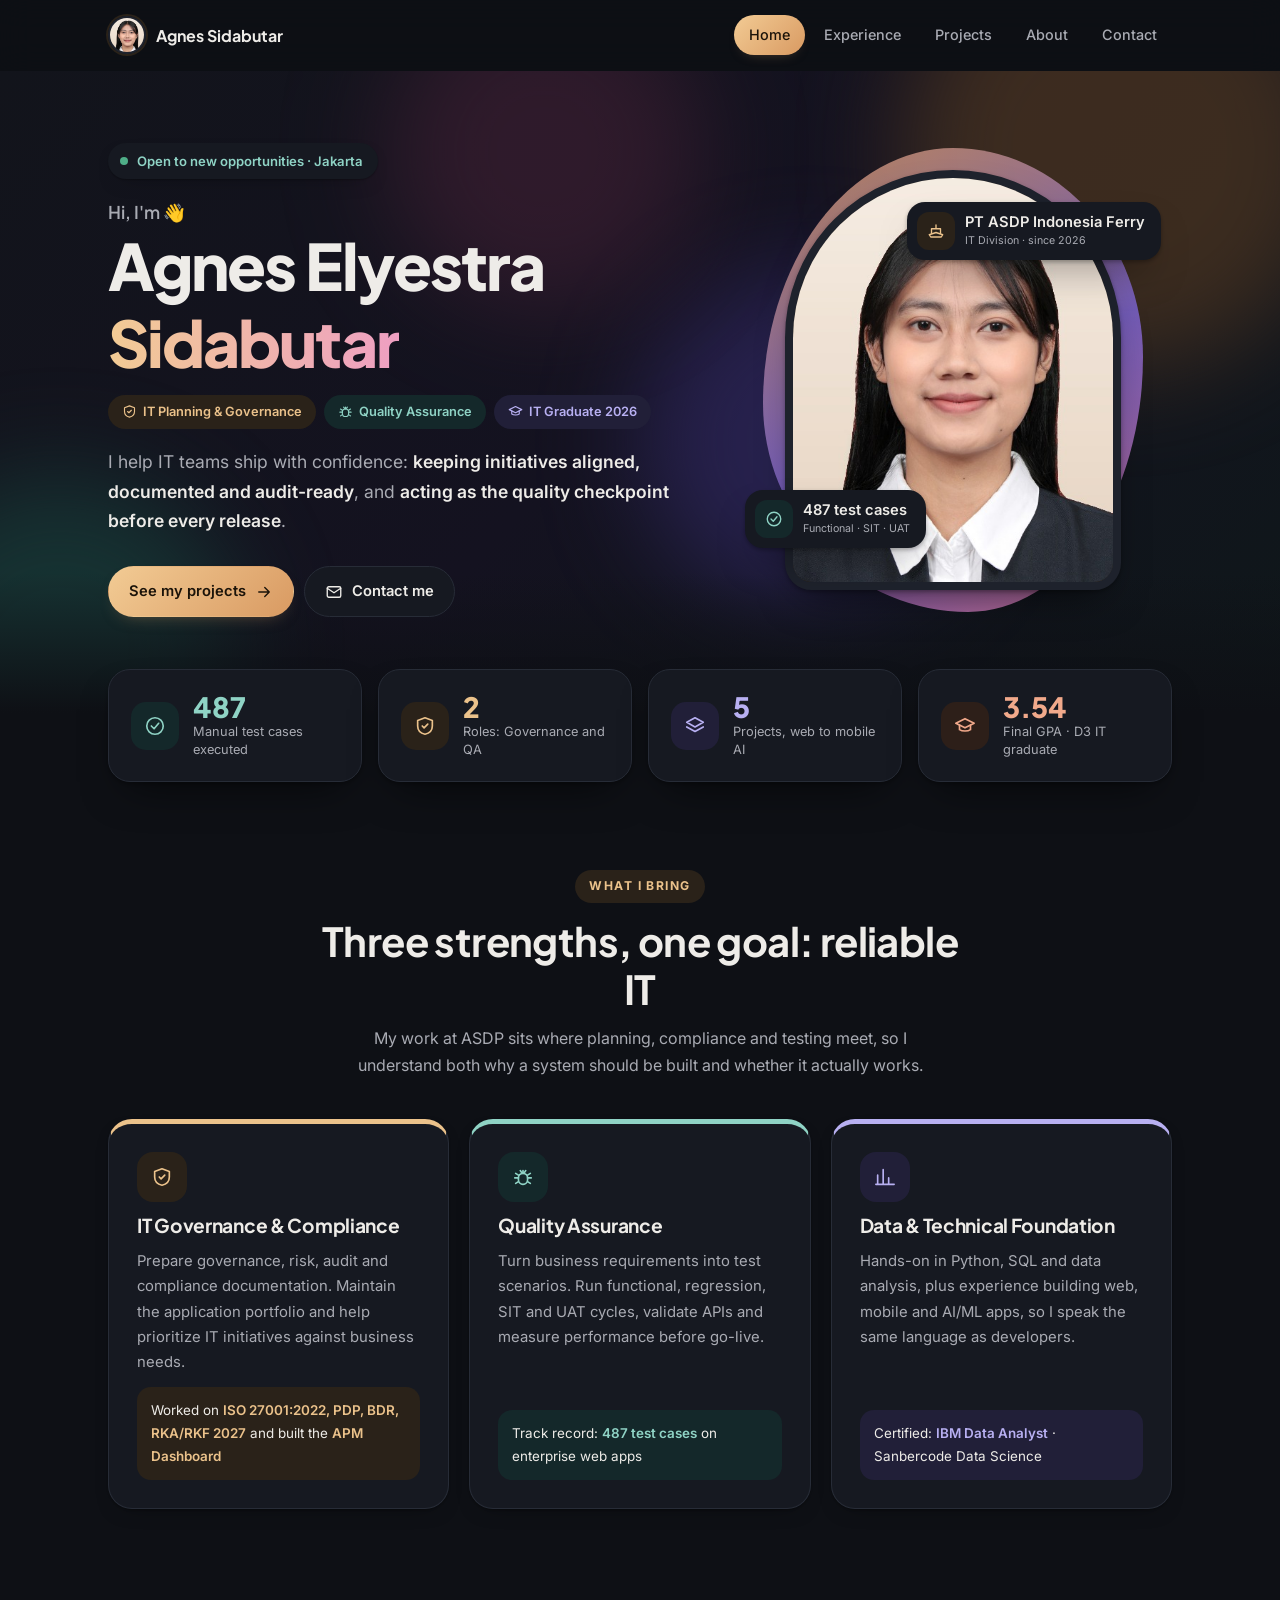
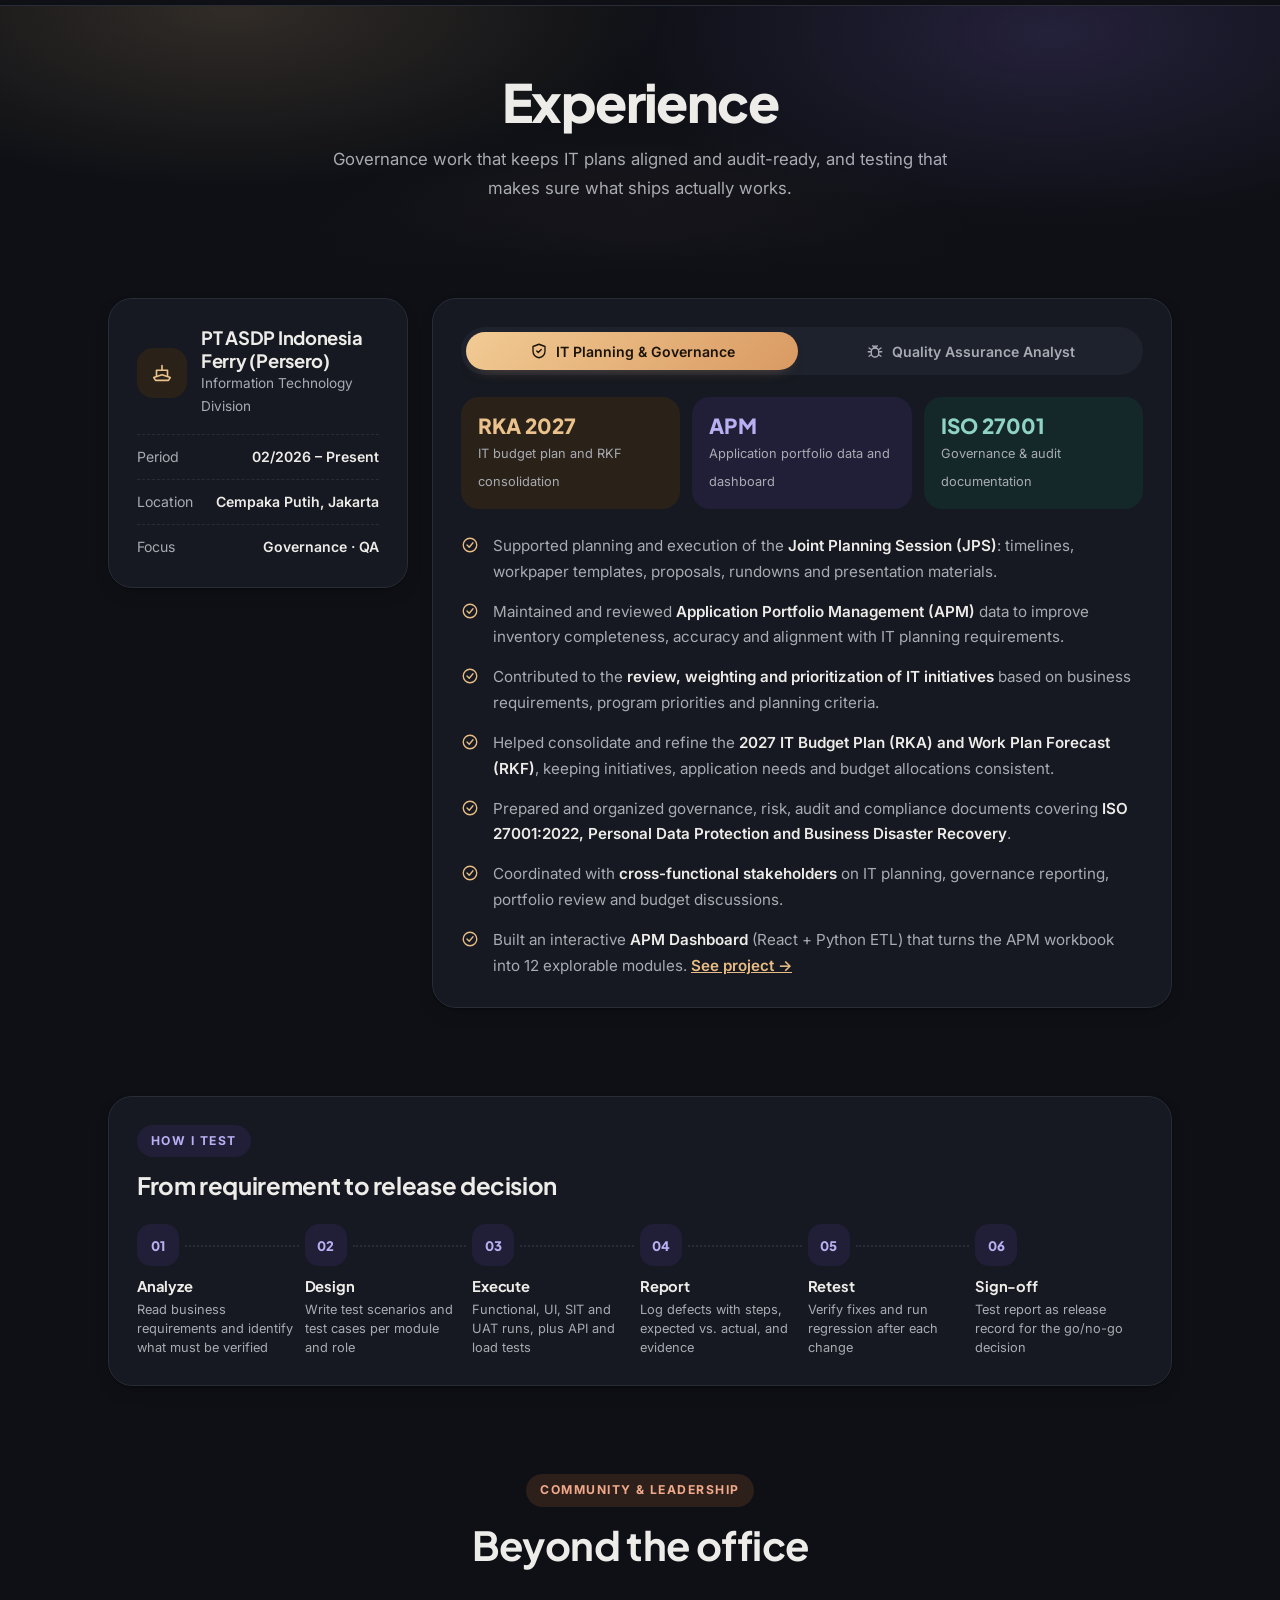
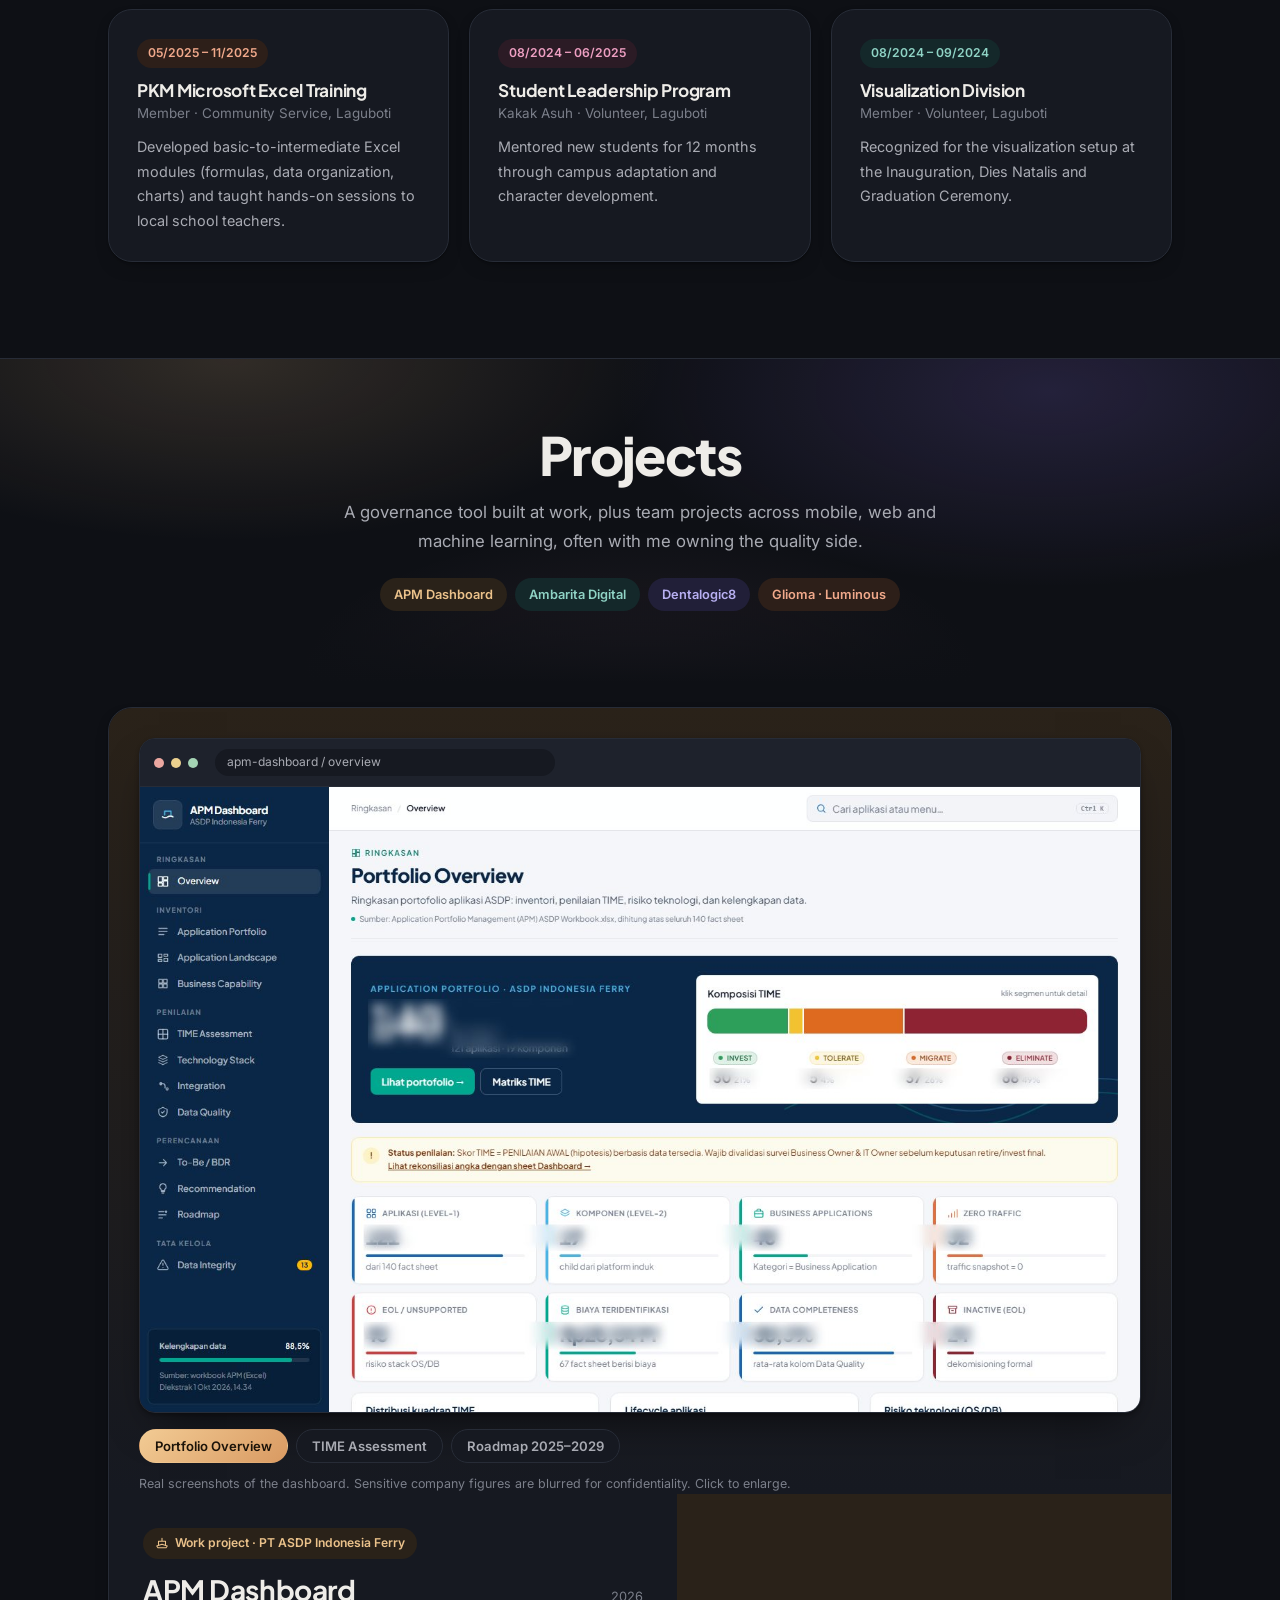
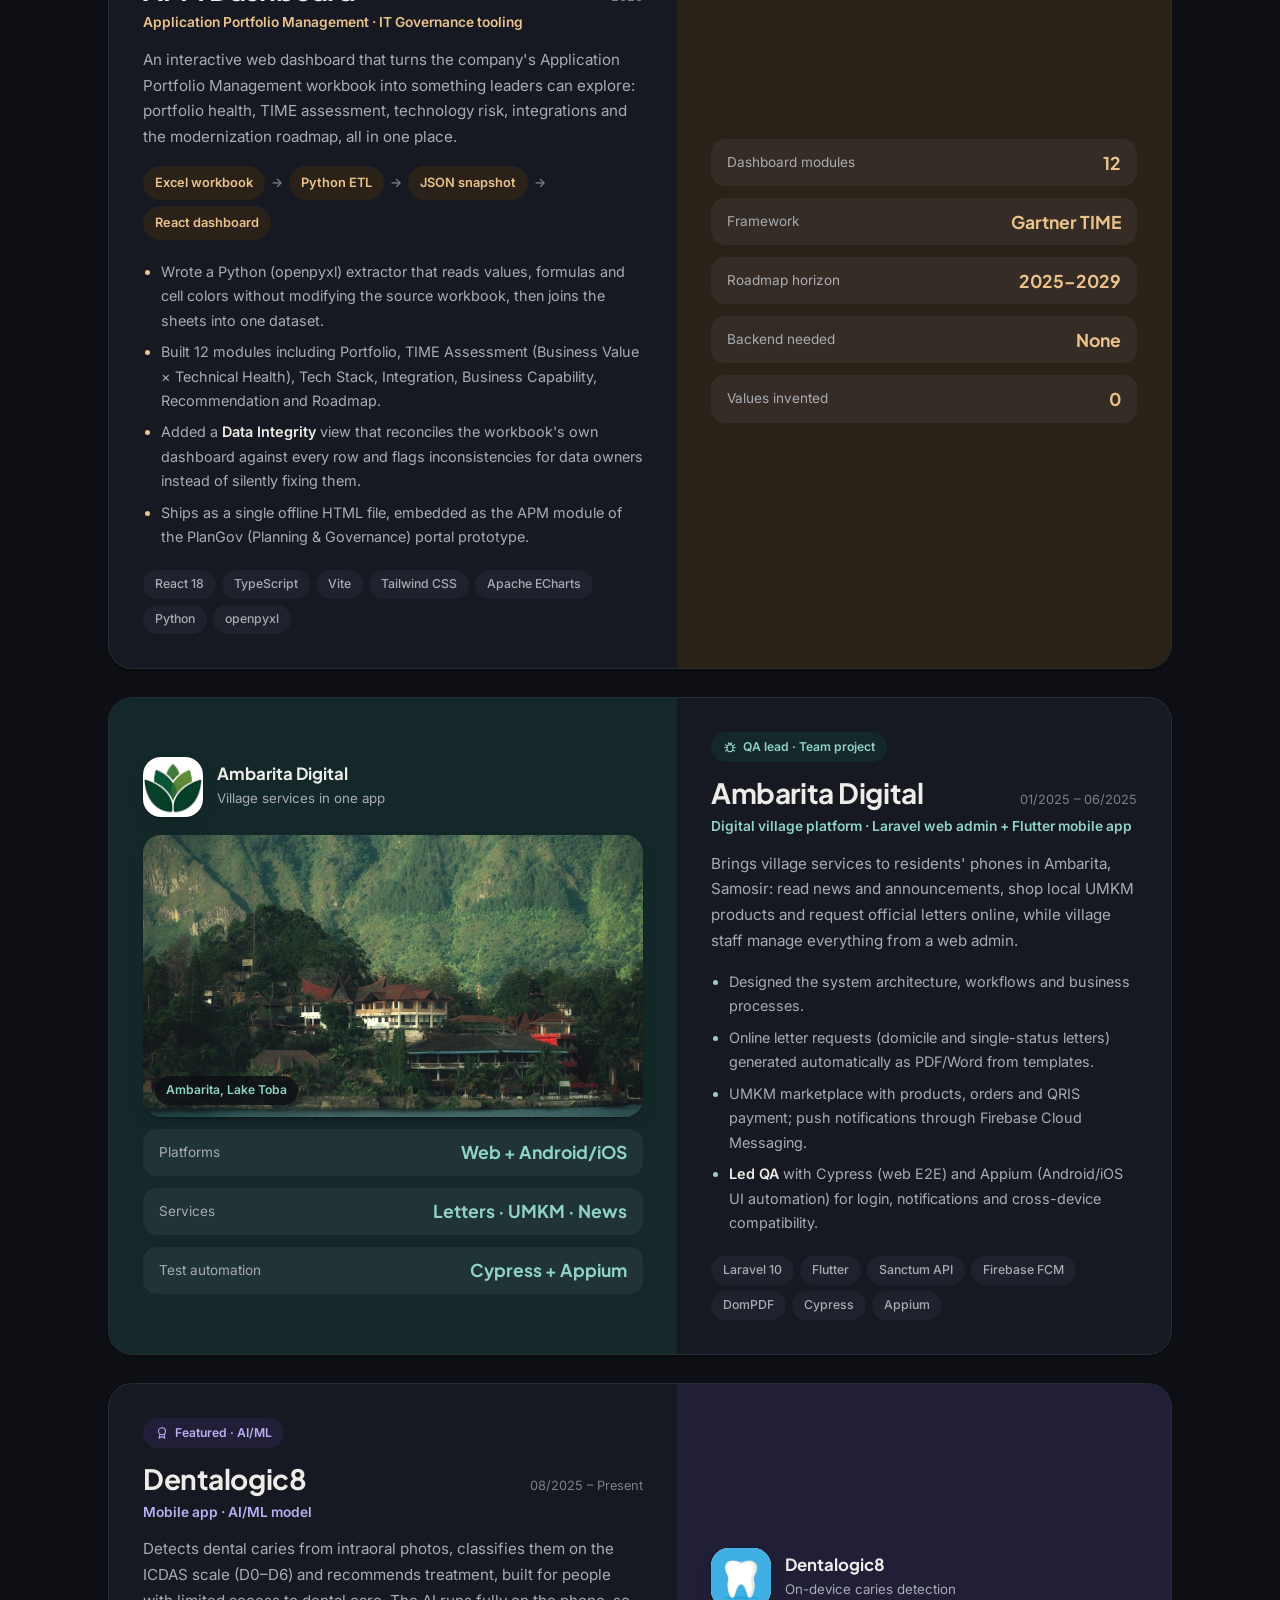
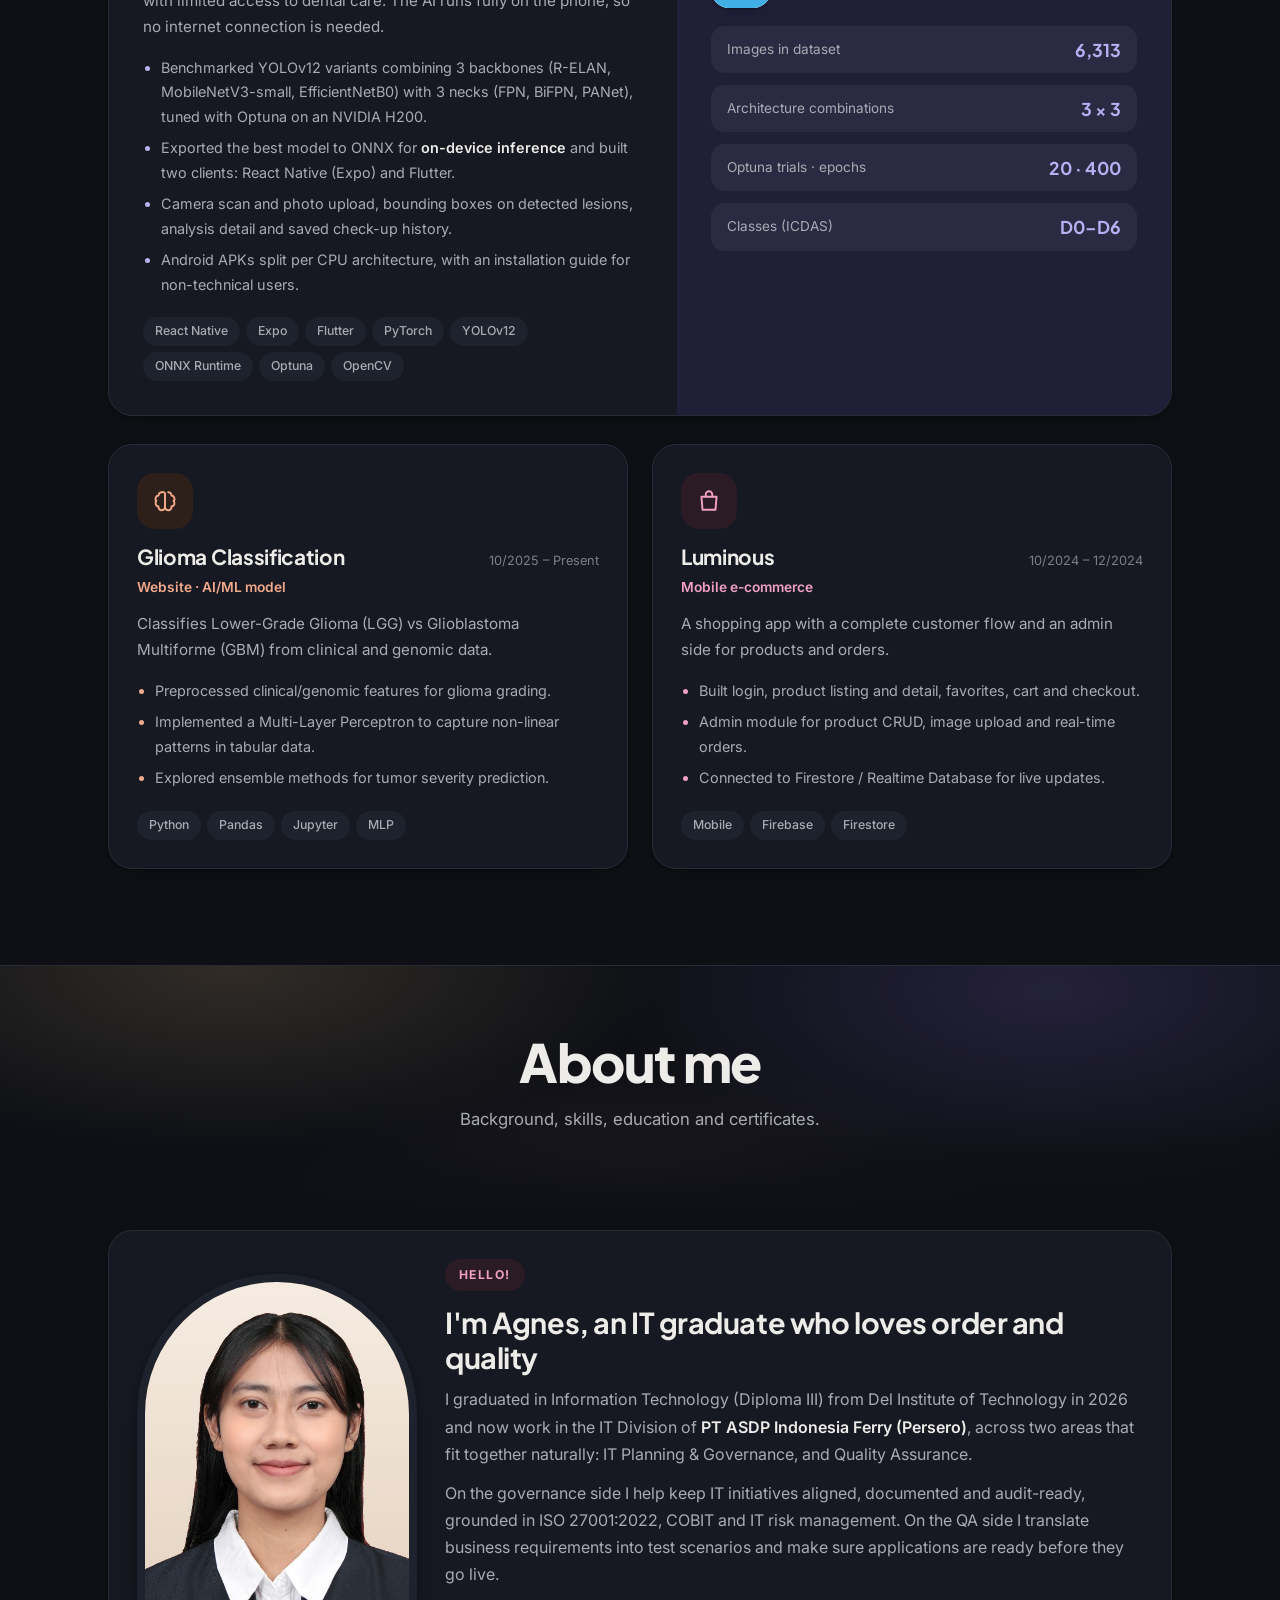
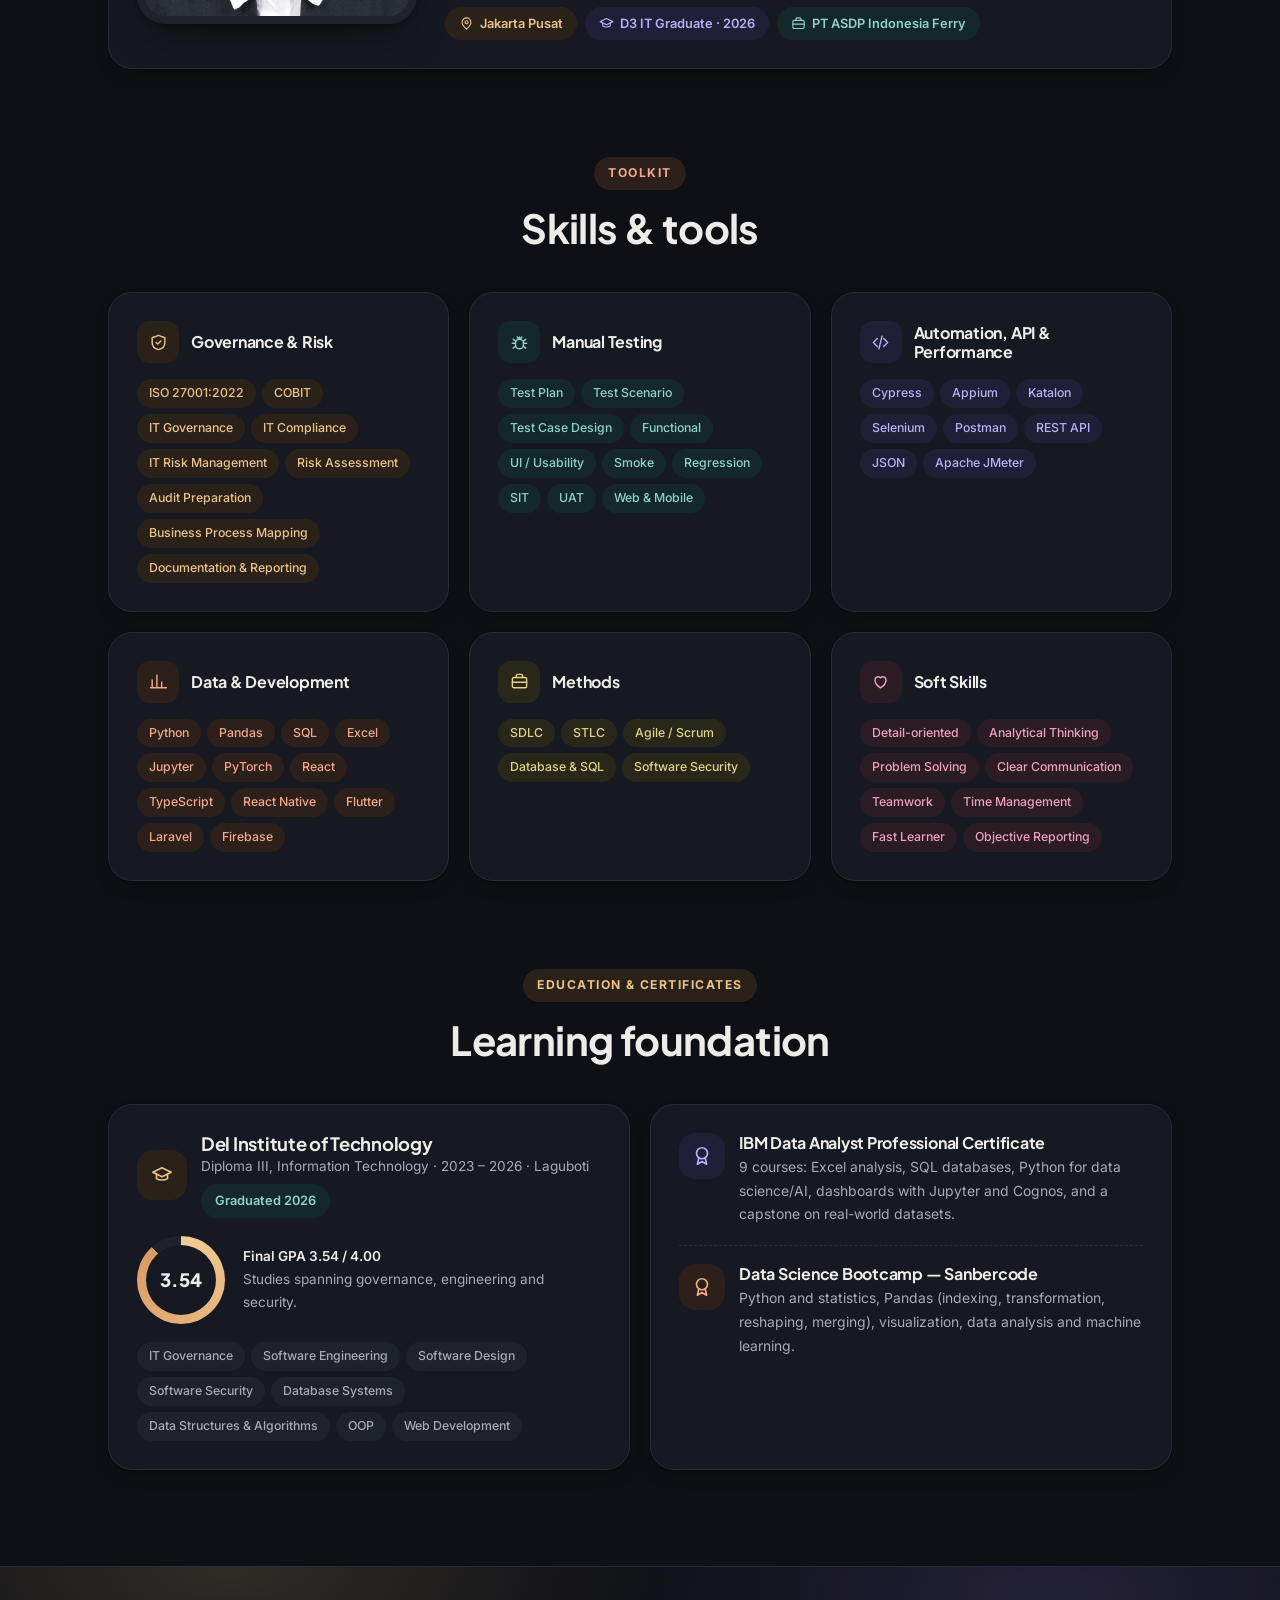
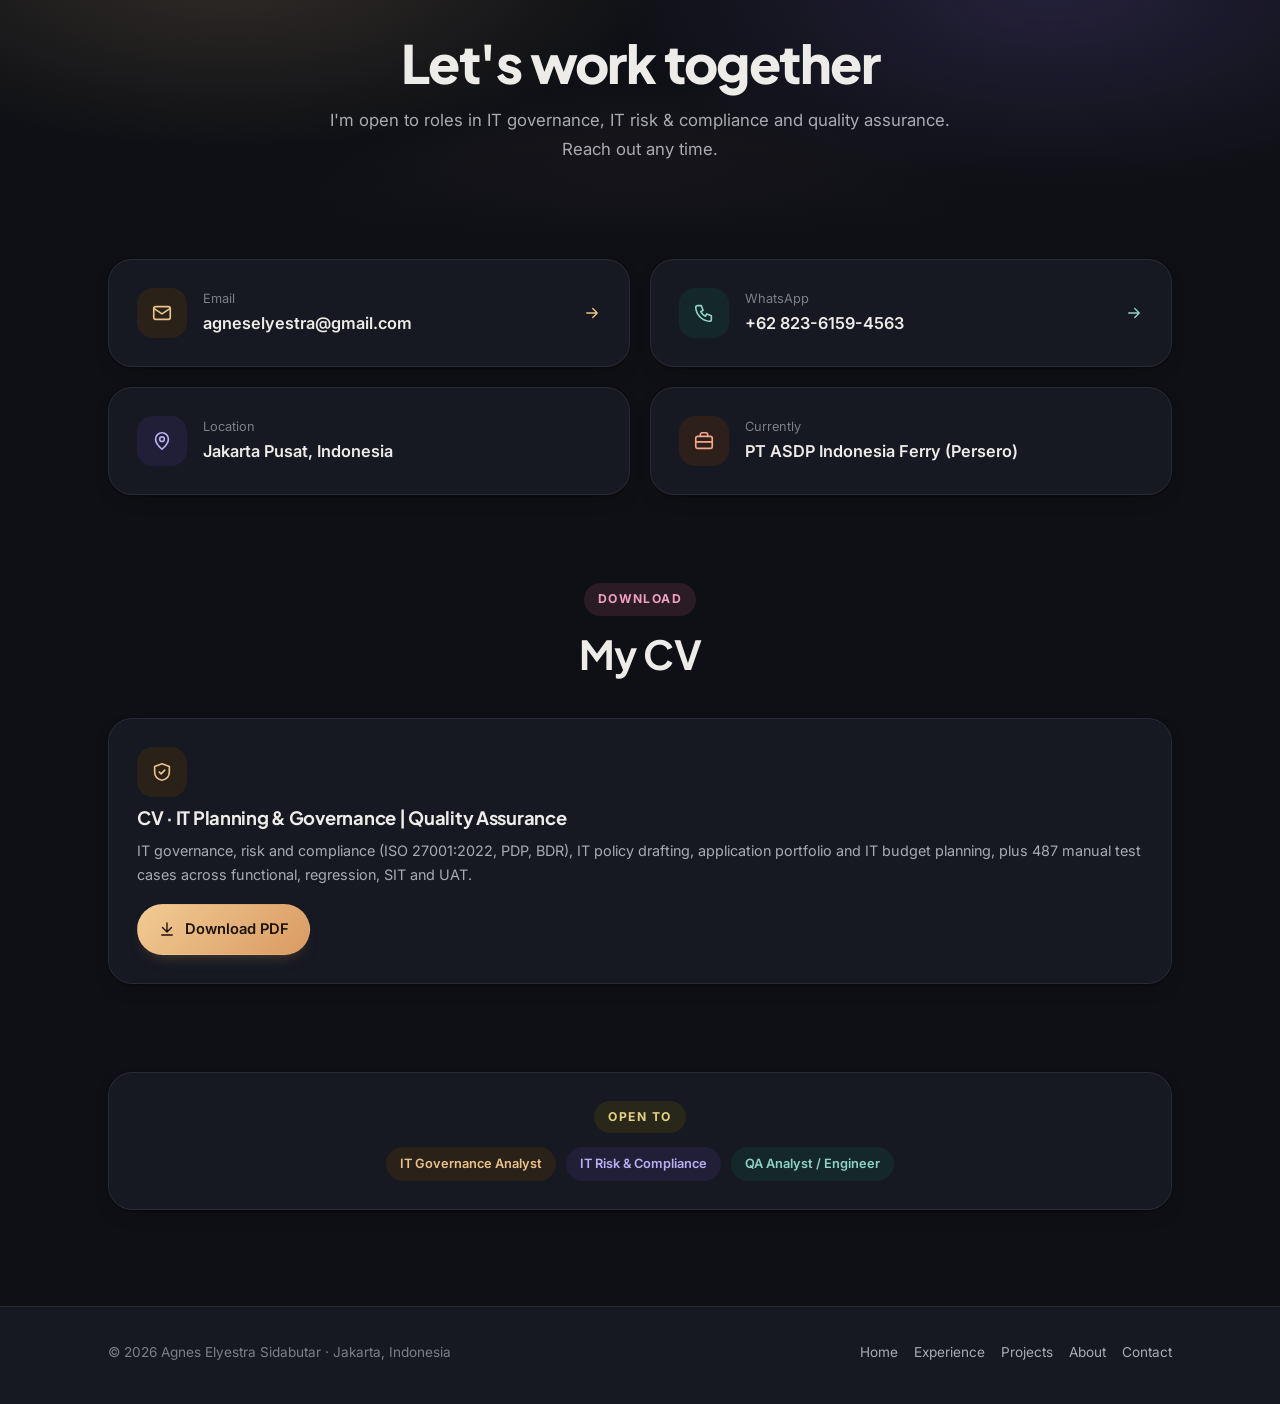
<file: index.html>
<!doctype html>
<html lang="en">
<head>
<meta charset="utf-8">
<meta name="viewport" content="width=device-width, initial-scale=1">
<title>Agnes Elyestra Sidabutar</title>
<meta name="description" content="Agnes Elyestra Sidabutar — IT Planning & Governance and Quality Assurance.">
<link rel="preconnect" href="https://fonts.googleapis.com">
<link rel="preconnect" href="https://fonts.gstatic.com" crossorigin>
<link href="https://fonts.googleapis.com/css2?family=Plus+Jakarta+Sans:wght@500;600;700;800&family=Inter:wght@400;500;600&display=swap" rel="stylesheet">
<link rel="stylesheet" href="styles.css">
<script>document.documentElement.classList.add('js')</script>
</head>
<body>

<svg width="0" height="0" style="position:absolute" aria-hidden="true">
  <symbol id="i-check" viewBox="0 0 24 24"><circle cx="12" cy="12" r="9"/><path d="m8 12 3 3 5-6"/></symbol>
  <symbol id="i-shield" viewBox="0 0 24 24"><path d="M12 3 4 6v6c0 5 3.5 8 8 9 4.5-1 8-4 8-9V6z"/><path d="m9 12 2 2 4-4"/></symbol>
  <symbol id="i-bug" viewBox="0 0 24 24"><rect x="7" y="8" width="10" height="12" rx="5"/><path d="M12 8V5M9 5l1.5 2M15 5l-1.5 2M3 13h4M17 13h4M4 19l3-2M20 19l-3-2M4 8l3 2M20 8l-3 2"/></symbol>
  <symbol id="i-chart" viewBox="0 0 24 24"><path d="M4 20V10M10 20V4M16 20v-7M22 20H2"/></symbol>
  <symbol id="i-cap" viewBox="0 0 24 24"><path d="m2 9 10-5 10 5-10 5z"/><path d="M6 11v5c3 2 9 2 12 0v-5"/></symbol>
  <symbol id="i-mail" viewBox="0 0 24 24"><rect x="3" y="5" width="18" height="14" rx="2"/><path d="m3 7 9 6 9-6"/></symbol>
  <symbol id="i-down" viewBox="0 0 24 24"><path d="M12 4v12M6 10l6 6 6-6M5 20h14"/></symbol>
  <symbol id="i-ship" viewBox="0 0 24 24"><path d="M3 17l2 3h14l2-3-9-3z"/><path d="M6 15V9h12v6M12 4v5"/></symbol>
  <symbol id="i-layers" viewBox="0 0 24 24"><path d="m12 3 9 5-9 5-9-5z"/><path d="m3 13 9 5 9-5"/></symbol>
  <symbol id="i-arrow" viewBox="0 0 24 24"><path d="M5 12h14M13 6l6 6-6 6"/></symbol>
  <symbol id="i-menu" viewBox="0 0 24 24"><path d="M4 7h16M4 12h16M4 17h16"/></symbol>
  <symbol id="i-award" viewBox="0 0 24 24"><circle cx="12" cy="9" r="6"/><path d="m8.5 14-1.5 7 5-3 5 3-1.5-7"/></symbol>
  <symbol id="i-brain" viewBox="0 0 24 24"><path d="M9 4a3 3 0 0 0-3 3 3 3 0 0 0-2 5 3 3 0 0 0 2 5 3 3 0 0 0 6 1V5a2 2 0 0 0-3-1zM15 4a3 3 0 0 1 3 3 3 3 0 0 1 2 5 3 3 0 0 1-2 5 3 3 0 0 1-6 1"/></symbol>
  <symbol id="i-bag" viewBox="0 0 24 24"><path d="M5 8h14l-1 12H6z"/><path d="M9 8V6a3 3 0 0 1 6 0v2"/></symbol>
  <symbol id="i-brief" viewBox="0 0 24 24"><rect x="3" y="7" width="18" height="13" rx="2"/><path d="M8 7V5a2 2 0 0 1 2-2h4a2 2 0 0 1 2 2v2M3 13h18"/></symbol>
  <symbol id="i-code" viewBox="0 0 24 24"><path d="m8 7-5 5 5 5M16 7l5 5-5 5M14 4l-4 16"/></symbol>
  <symbol id="i-heart" viewBox="0 0 24 24"><path d="M12 20s-7-4.5-7-10a4 4 0 0 1 7-2.6A4 4 0 0 1 19 10c0 5.5-7 10-7 10z"/></symbol>
  <symbol id="i-pin" viewBox="0 0 24 24"><path d="M12 21s-7-6.2-7-11a7 7 0 0 1 14 0c0 4.8-7 11-7 11z"/><circle cx="12" cy="10" r="2.5"/></symbol>
  <symbol id="i-phone" viewBox="0 0 24 24"><path d="M5 4h4l2 5-2.5 1.5a11 11 0 0 0 5 5L15 13l5 2v4a2 2 0 0 1-2 2A16 16 0 0 1 3 6a2 2 0 0 1 2-2z"/></symbol>
</svg>

<header class="site-nav">
  <div class="wrap">
    <a class="logo" href="#home"><img src="foto-profil.jpg" alt="">Agnes Sidabutar</a>
    <button class="menu-btn" id="menu-btn" aria-label="Open menu" aria-expanded="false" aria-controls="links"><svg class="i"><use href="#i-menu"/></svg></button>
    <nav class="links" id="links" aria-label="Main">
      <a href="#home" aria-current="true">Home</a>
      <a href="#experience">Experience</a>
      <a href="#projects">Projects</a>
      <a href="#about">About</a>
      <a href="#contact">Contact</a>
    </nav>
  </div>
</header>

<main>

  <section class="hero" id="home" style="padding-top:72px">
    <div class="blob b1"></div><div class="blob b2"></div><div class="blob b3"></div><div class="blob b4"></div>
    <div class="wrap">
      <div>
        <div class="status"><span class="pulse"></span>Open to new opportunities · Jakarta</div>
        <p class="hello">Hi, I'm <span>👋</span></p>
        <h1>Agnes Elyestra <span class="grad-text">Sidabutar</span></h1>
        <div class="role-line">
          <span class="chip t-sky"><svg class="i" style="width:15px;height:15px"><use href="#i-shield"/></svg>IT Planning &amp; Governance</span>
          <span class="chip t-mint"><svg class="i" style="width:15px;height:15px"><use href="#i-bug"/></svg>Quality Assurance</span>
          <span class="chip t-lilac"><svg class="i" style="width:15px;height:15px"><use href="#i-cap"/></svg>IT Graduate 2026</span>
        </div>
        <p class="lede">I help IT teams ship with confidence: <b>keeping initiatives aligned, documented and audit-ready</b>, and <b>acting as the quality checkpoint before every release</b>.</p>
        <div class="cta">
          <a class="btn primary" href="#projects">See my projects<svg class="i"><use href="#i-arrow"/></svg></a>
          <a class="btn" href="#contact"><svg class="i"><use href="#i-mail"/></svg>Contact me</a>
        </div>
      </div>
      <aside class="portrait">
        <div class="ring-deco"></div>
        <div class="photo"><img src="foto-profil.jpg" alt="Portrait of Agnes Elyestra Sidabutar"></div>
        <div class="float f2 t-sky"><span class="dot"><svg class="i"><use href="#i-ship"/></svg></span><div><b>PT ASDP Indonesia Ferry</b><small>IT Division · since 2026</small></div></div>
        <div class="float f1 t-mint"><span class="dot"><svg class="i"><use href="#i-check"/></svg></span><div><b>487 test cases</b><small>Functional · SIT · UAT</small></div></div>
      </aside>
    </div>
  </section>

  <div class="wrap">
    <div class="metrics reveal">
      <div class="metric t-mint"><div class="pi"><svg class="i"><use href="#i-check"/></svg></div><div><strong data-count="487">487</strong><span>Manual test cases executed</span></div></div>
      <div class="metric t-sky"><div class="pi"><svg class="i"><use href="#i-shield"/></svg></div><div><strong>2</strong><span>Roles: Governance and QA</span></div></div>
      <div class="metric t-lilac"><div class="pi"><svg class="i"><use href="#i-layers"/></svg></div><div><strong>5</strong><span>Projects, web to mobile AI</span></div></div>
      <div class="metric t-peach"><div class="pi"><svg class="i"><use href="#i-cap"/></svg></div><div><strong>3.54</strong><span>Final GPA · D3 IT graduate</span></div></div>
    </div>

    <section>
      <div class="sec-head reveal">
        <div class="kicker t-sky">What I bring</div>
        <h2 class="sec-title">Three strengths, one goal: reliable IT</h2>
        <p class="sec-intro">My work at ASDP sits where planning, compliance and testing meet, so I understand both why a system should be built and whether it actually works.</p>
      </div>
      <div class="pillars">
        <div class="card pillar t-sky reveal">
          <div class="pi"><svg class="i"><use href="#i-shield"/></svg></div>
          <h3>IT Governance &amp; Compliance</h3>
          <p>Prepare governance, risk, audit and compliance documentation. Maintain the application portfolio and help prioritize IT initiatives against business needs.</p>
          <div class="proof">Worked on <b>ISO 27001:2022, PDP, BDR, RKA/RKF 2027</b> and built the <b>APM Dashboard</b></div>
        </div>
        <div class="card pillar t-mint reveal">
          <div class="pi"><svg class="i"><use href="#i-bug"/></svg></div>
          <h3>Quality Assurance</h3>
          <p>Turn business requirements into test scenarios. Run functional, regression, SIT and UAT cycles, validate APIs and measure performance before go-live.</p>
          <div class="proof">Track record: <b>487 test cases</b> on enterprise web apps</div>
        </div>
        <div class="card pillar t-lilac reveal">
          <div class="pi"><svg class="i"><use href="#i-chart"/></svg></div>
          <h3>Data &amp; Technical Foundation</h3>
          <p>Hands-on in Python, SQL and data analysis, plus experience building web, mobile and AI/ML apps, so I speak the same language as developers.</p>
          <div class="proof">Certified: <b>IBM Data Analyst</b> · Sanbercode Data Science</div>
        </div>
      </div>
    </section>
  </div>

  <div class="page-head chapter" id="experience" style="--h1:#f1efe6;--h2:#f6ece2;--h3:#f3e9e1">
    <div class="wrap">
      <h1>Experience</h1>
      <p>Governance work that keeps IT plans aligned and audit-ready, and testing that makes sure what ships actually works.</p>
    </div>
  </div>

  <div class="wrap">
    <section class="first">
      <div class="exp">
        <div class="exp-side card reveal">
          <div class="org">
            <div class="pi t-sky"><svg class="i"><use href="#i-ship"/></svg></div>
            <div>
              <h3>PT ASDP Indonesia Ferry (Persero)</h3>
              <div class="small">Information Technology Division</div>
            </div>
          </div>
          <ul class="kv">
            <li><span>Period</span><b>02/2026 – Present</b></li>
            <li><span>Location</span><b>Cempaka Putih, Jakarta</b></li>
            <li><span>Focus</span><b>Governance · QA</b></li>
          </ul>
        </div>

        <div class="card reveal">
          <div class="tabs" role="tablist">
            <button role="tab" aria-selected="true" aria-controls="p-gov" id="t-gov"><svg class="i"><use href="#i-shield"/></svg>IT Planning &amp; Governance</button>
            <button role="tab" aria-selected="false" aria-controls="p-qa" id="t-qa"><svg class="i"><use href="#i-bug"/></svg>Quality Assurance Analyst</button>
          </div>

          <div class="panel" id="p-gov" role="tabpanel" aria-labelledby="t-gov">
            <div class="highlights">
              <div class="hl t-sky"><strong>RKA 2027</strong><span>IT budget plan and RKF consolidation</span></div>
              <div class="hl t-lilac"><strong>APM</strong><span>Application portfolio data and dashboard</span></div>
              <div class="hl t-mint"><strong>ISO 27001</strong><span>Governance &amp; audit documentation</span></div>
            </div>
            <ul class="bullets">
              <li><svg class="i"><use href="#i-check"/></svg><span>Supported planning and execution of the <b>Joint Planning Session (JPS)</b>: timelines, workpaper templates, proposals, rundowns and presentation materials.</span></li>
              <li><svg class="i"><use href="#i-check"/></svg><span>Maintained and reviewed <b>Application Portfolio Management (APM)</b> data to improve inventory completeness, accuracy and alignment with IT planning requirements.</span></li>
              <li><svg class="i"><use href="#i-check"/></svg><span>Contributed to the <b>review, weighting and prioritization of IT initiatives</b> based on business requirements, program priorities and planning criteria.</span></li>
              <li><svg class="i"><use href="#i-check"/></svg><span>Helped consolidate and refine the <b>2027 IT Budget Plan (RKA) and Work Plan Forecast (RKF)</b>, keeping initiatives, application needs and budget allocations consistent.</span></li>
              <li><svg class="i"><use href="#i-check"/></svg><span>Prepared and organized governance, risk, audit and compliance documents covering <b>ISO 27001:2022, Personal Data Protection and Business Disaster Recovery</b>.</span></li>
              <li><svg class="i"><use href="#i-check"/></svg><span>Coordinated with <b>cross-functional stakeholders</b> on IT planning, governance reporting, portfolio review and budget discussions.</span></li>
              <li><svg class="i"><use href="#i-check"/></svg><span>Built an interactive <b>APM Dashboard</b> (React + Python ETL) that turns the APM workbook into 12 explorable modules. <a href="#apm" style="color:var(--accent);font-weight:600">See project →</a></span></li>
            </ul>
          </div>

          <div class="panel" id="p-qa" role="tabpanel" aria-labelledby="t-qa" hidden>
            <div class="highlights">
              <div class="hl t-mint"><strong>487</strong><span>Manual test cases executed</span></div>
              <div class="hl t-sky"><strong>SIT · UAT</strong><span>Across modules and user roles</span></div>
              <div class="hl t-peach"><strong>API · Load</strong><span>Postman and Apache JMeter</span></div>
            </div>
            <ul class="bullets">
              <li><svg class="i"><use href="#i-check"/></svg><span>Analyzed business requirement documents and turned them into <b>test scenarios and test cases</b> for internal enterprise web applications.</span></li>
              <li><svg class="i"><use href="#i-check"/></svg><span>Designed and executed <b>487 manual test cases</b> covering functional, UI, user-flow, SIT and UAT testing across multiple modules and user roles.</span></li>
              <li><svg class="i"><use href="#i-check"/></svg><span>Logged defects with <b>steps to reproduce, expected vs. actual results and evidence</b>, and helped developers reproduce issues.</span></li>
              <li><svg class="i"><use href="#i-check"/></svg><span>Ran <b>retesting and regression testing</b> after fixes and system changes to stop defects from coming back.</span></li>
              <li><svg class="i"><use href="#i-check"/></svg><span>Validated <b>REST API endpoints in Postman</b>: status codes, JSON response structure and data integrity.</span></li>
              <li><svg class="i"><use href="#i-check"/></svg><span>Ran <b>performance tests with Apache JMeter</b> to measure response time and stability under load.</span></li>
              <li><svg class="i"><use href="#i-check"/></svg><span>Prepared test reports as release records to support <b>go/no-go decisions</b> before deployment, and aligned testing with release schedules.</span></li>
            </ul>
          </div>
        </div>
      </div>
    </section>

    <section>
      <div class="card t-lilac reveal">
        <div class="kicker">How I test</div>
        <h2 style="font-size:1.5rem">From requirement to release decision</h2>
        <div class="flow">
          <div class="step"><h4>Analyze</h4><p>Read business requirements and identify what must be verified</p></div>
          <div class="step"><h4>Design</h4><p>Write test scenarios and test cases per module and role</p></div>
          <div class="step"><h4>Execute</h4><p>Functional, UI, SIT and UAT runs, plus API and load tests</p></div>
          <div class="step"><h4>Report</h4><p>Log defects with steps, expected vs. actual, and evidence</p></div>
          <div class="step"><h4>Retest</h4><p>Verify fixes and run regression after each change</p></div>
          <div class="step"><h4>Sign-off</h4><p>Test report as release record for the go/no-go decision</p></div>
        </div>
      </div>
    </section>

    <section>
      <div class="sec-head reveal">
        <div class="kicker t-peach">Community &amp; leadership</div>
        <h2 class="sec-title">Beyond the office</h2>
      </div>
      <div class="mini">
        <div class="card t-peach reveal">
          <span class="when">05/2025 – 11/2025</span>
          <h3>PKM Microsoft Excel Training</h3>
          <div class="role">Member · Community Service, Laguboti</div>
          <p>Developed basic-to-intermediate Excel modules (formulas, data organization, charts) and taught hands-on sessions to local school teachers.</p>
        </div>
        <div class="card t-pink reveal">
          <span class="when">08/2024 – 06/2025</span>
          <h3>Student Leadership Program</h3>
          <div class="role">Kakak Asuh · Volunteer, Laguboti</div>
          <p>Mentored new students for 12 months through campus adaptation and character development.</p>
        </div>
        <div class="card t-mint reveal">
          <span class="when">08/2024 – 09/2024</span>
          <h3>Visualization Division</h3>
          <div class="role">Member · Volunteer, Laguboti</div>
          <p>Recognized for the visualization setup at the Inauguration, Dies Natalis and Graduation Ceremony.</p>
        </div>
      </div>
    </section>

  </div>

  <div class="page-head chapter" id="projects" style="--h1:#f3e9e1;--h2:#f6ece2;--h3:#f4ebe6">
    <div class="wrap">
      <h1>Projects</h1>
      <p>A governance tool built at work, plus team projects across mobile, web and machine learning, often with me owning the quality side.</p>
      <div class="jump">
        <a class="chip t-sky" href="#apm">APM Dashboard</a>
        <a class="chip t-mint" href="#ambarita">Ambarita Digital</a>
        <a class="chip t-lilac" href="#dentalogic8">Dentalogic8</a>
        <a class="chip t-peach" href="#more">Glioma · Luminous</a>
      </div>
    </div>
  </div>

  <div class="wrap">
    <section class="first">

      <!-- APM -->
      <article class="card proj feature t-sky reveal" id="apm">
        <div class="shots">
          <div class="browser">
            <div class="bar"><i></i><i></i><i></i><span id="shot-url">apm-dashboard / overview</span></div>
            <button class="shot-view" id="shot-open" aria-label="Enlarge screenshot">
              <img id="shot-img" src="img/apm-overview.jpg" alt="APM Dashboard overview page">
            </button>
          </div>
          <div class="shot-tabs" role="group" aria-label="APM Dashboard screens">
            <button aria-selected="true" data-src="img/apm-overview.jpg" data-url="overview" data-alt="APM Dashboard overview page">Portfolio Overview</button>
            <button aria-selected="false" data-src="img/apm-time.jpg" data-url="time-assessment" data-alt="TIME Assessment scatter matrix">TIME Assessment</button>
            <button aria-selected="false" data-src="img/apm-roadmap.jpg" data-url="roadmap" data-alt="Roadmap 2025–2029 Gantt view">Roadmap 2025–2029</button>
          </div>
          <p class="shot-note">Real screenshots of the dashboard. Sensitive company figures are blurred for confidentiality. Click to enlarge.</p>
        </div>
        <div class="body">
          <span class="badge"><svg class="i" style="width:14px;height:14px"><use href="#i-ship"/></svg>Work project · PT ASDP Indonesia Ferry</span>
          <div class="proj-head"><h3>APM Dashboard</h3><span class="date">2026</span></div>
          <div class="kind">Application Portfolio Management · IT Governance tooling</div>
          <p class="desc">An interactive web dashboard that turns the company's Application Portfolio Management workbook into something leaders can explore: portfolio health, TIME assessment, technology risk, integrations and the modernization roadmap, all in one place.</p>
          <div class="pipe"><span>Excel workbook</span><i>→</i><span>Python ETL</span><i>→</i><span>JSON snapshot</span><i>→</i><span>React dashboard</span></div>
          <ul>
            <li>Wrote a Python (openpyxl) extractor that reads values, formulas and cell colors without modifying the source workbook, then joins the sheets into one dataset.</li>
            <li>Built 12 modules including Portfolio, TIME Assessment (Business Value × Technical Health), Tech Stack, Integration, Business Capability, Recommendation and Roadmap.</li>
            <li>Added a <b>Data Integrity</b> view that reconciles the workbook's own dashboard against every row and flags inconsistencies for data owners instead of silently fixing them.</li>
            <li>Ships as a single offline HTML file, embedded as the APM module of the PlanGov (Planning &amp; Governance) portal prototype.</li>
          </ul>
          <div class="tags"><span class="tag">React 18</span><span class="tag">TypeScript</span><span class="tag">Vite</span><span class="tag">Tailwind CSS</span><span class="tag">Apache ECharts</span><span class="tag">Python</span><span class="tag">openpyxl</span></div>
        </div>
        <div class="visual">
          <div class="vrow"><span>Dashboard modules</span><strong>12</strong></div>
          <div class="vrow"><span>Framework</span><strong>Gartner TIME</strong></div>
          <div class="vrow"><span>Roadmap horizon</span><strong>2025–2029</strong></div>
          <div class="vrow"><span>Backend needed</span><strong>None</strong></div>
          <div class="vrow"><span>Values invented</span><strong>0</strong></div>
        </div>
      </article>

      <!-- Ambarita -->
      <article class="card proj feature flip t-mint reveal" id="ambarita">
        <div class="body">
          <span class="badge"><svg class="i" style="width:14px;height:14px"><use href="#i-bug"/></svg>QA lead · Team project</span>
          <div class="proj-head"><h3>Ambarita Digital</h3><span class="date">01/2025 – 06/2025</span></div>
          <div class="kind">Digital village platform · Laravel web admin + Flutter mobile app</div>
          <p class="desc">Brings village services to residents' phones in Ambarita, Samosir: read news and announcements, shop local UMKM products and request official letters online, while village staff manage everything from a web admin.</p>
          <ul>
            <li>Designed the system architecture, workflows and business processes.</li>
            <li>Online letter requests (domicile and single-status letters) generated automatically as PDF/Word from templates.</li>
            <li>UMKM marketplace with products, orders and QRIS payment; push notifications through Firebase Cloud Messaging.</li>
            <li><b>Led QA</b> with Cypress (web E2E) and Appium (Android/iOS UI automation) for login, notifications and cross-device compatibility.</li>
          </ul>
          <div class="tags"><span class="tag">Laravel 10</span><span class="tag">Flutter</span><span class="tag">Sanctum API</span><span class="tag">Firebase FCM</span><span class="tag">DomPDF</span><span class="tag">Cypress</span><span class="tag">Appium</span></div>
        </div>
        <div class="visual">
          <div class="app-id"><img src="img/ambarita-logo.png" alt="Ambarita Digital logo"><div><b>Ambarita Digital</b><small>Village services in one app</small></div></div>
          <figure class="scene"><img src="img/ambarita-cover.jpg" alt="Ambarita village on the shore of Lake Toba"><figcaption>Ambarita, Lake Toba</figcaption></figure>
          <div class="vrow"><span>Platforms</span><strong>Web + Android/iOS</strong></div>
          <div class="vrow"><span>Services</span><strong>Letters · UMKM · News</strong></div>
          <div class="vrow"><span>Test automation</span><strong>Cypress + Appium</strong></div>
        </div>
      </article>

      <!-- Dentalogic8 -->
      <article class="card proj feature t-lilac reveal" id="dentalogic8">
        <div class="body">
          <span class="badge"><svg class="i" style="width:14px;height:14px"><use href="#i-award"/></svg>Featured · AI/ML</span>
          <div class="proj-head"><h3>Dentalogic8</h3><span class="date">08/2025 – Present</span></div>
          <div class="kind">Mobile app · AI/ML model</div>
          <p class="desc">Detects dental caries from intraoral photos, classifies them on the ICDAS scale (D0–D6) and recommends treatment, built for people with limited access to dental care. The AI runs fully on the phone, so no internet connection is needed.</p>
          <ul>
            <li>Benchmarked YOLOv12 variants combining 3 backbones (R-ELAN, MobileNetV3-small, EfficientNetB0) with 3 necks (FPN, BiFPN, PANet), tuned with Optuna on an NVIDIA H200.</li>
            <li>Exported the best model to ONNX for <b>on-device inference</b> and built two clients: React Native (Expo) and Flutter.</li>
            <li>Camera scan and photo upload, bounding boxes on detected lesions, analysis detail and saved check-up history.</li>
            <li>Android APKs split per CPU architecture, with an installation guide for non-technical users.</li>
          </ul>
          <div class="tags"><span class="tag">React Native</span><span class="tag">Expo</span><span class="tag">Flutter</span><span class="tag">PyTorch</span><span class="tag">YOLOv12</span><span class="tag">ONNX Runtime</span><span class="tag">Optuna</span><span class="tag">OpenCV</span></div>
        </div>
        <div class="visual">
          <div class="app-id"><img src="img/dentalogic-logo.jpg" alt="Dentalogic8 app icon"><div><b>Dentalogic8</b><small>On-device caries detection</small></div></div>
          <div class="vrow"><span>Images in dataset</span><strong>6,313</strong></div>
          <div class="vrow"><span>Architecture combinations</span><strong>3 × 3</strong></div>
          <div class="vrow"><span>Optuna trials · epochs</span><strong>20 · 400</strong></div>
          <div class="vrow"><span>Classes (ICDAS)</span><strong>D0–D6</strong></div>
        </div>
      </article>

      <div class="grid2" id="more">
        <article class="card proj t-peach reveal">
          <div class="proj-icon"><svg class="i"><use href="#i-brain"/></svg></div>
          <div class="proj-head"><h3>Glioma Classification</h3><span class="date">10/2025 – Present</span></div>
          <div class="kind">Website · AI/ML model</div>
          <p class="desc">Classifies Lower-Grade Glioma (LGG) vs Glioblastoma Multiforme (GBM) from clinical and genomic data.</p>
          <ul>
            <li>Preprocessed clinical/genomic features for glioma grading.</li>
            <li>Implemented a Multi-Layer Perceptron to capture non-linear patterns in tabular data.</li>
            <li>Explored ensemble methods for tumor severity prediction.</li>
          </ul>
          <div class="tags"><span class="tag">Python</span><span class="tag">Pandas</span><span class="tag">Jupyter</span><span class="tag">MLP</span></div>
        </article>
        <article class="card proj t-pink reveal">
          <div class="proj-icon"><svg class="i"><use href="#i-bag"/></svg></div>
          <div class="proj-head"><h3>Luminous</h3><span class="date">10/2024 – 12/2024</span></div>
          <div class="kind">Mobile e-commerce</div>
          <p class="desc">A shopping app with a complete customer flow and an admin side for products and orders.</p>
          <ul>
            <li>Built login, product listing and detail, favorites, cart and checkout.</li>
            <li>Admin module for product CRUD, image upload and real-time orders.</li>
            <li>Connected to Firestore / Realtime Database for live updates.</li>
          </ul>
          <div class="tags"><span class="tag">Mobile</span><span class="tag">Firebase</span><span class="tag">Firestore</span></div>
        </article>
      </div>
    </section>

  </div>

  <div class="page-head chapter" id="about" style="--h1:#f4ebe6;--h2:#f3e9e1;--h3:#f6ece2">
    <div class="wrap">
      <h1>About me</h1>
      <p>Background, skills, education and certificates.</p>
    </div>
  </div>

  <div class="wrap">
    <section class="first">
      <div class="card about-intro reveal">
        <img class="pic" src="foto-profil.jpg" alt="Portrait of Agnes Elyestra Sidabutar">
        <div>
          <div class="kicker t-pink">Hello!</div>
          <h2 style="font-size:1.8rem;margin-bottom:12px">I'm Agnes, an IT graduate who loves order and quality</h2>
          <p>I graduated in Information Technology (Diploma III) from Del Institute of Technology in 2026 and now work in the IT Division of <b style="color:var(--ink)">PT ASDP Indonesia Ferry (Persero)</b>, across two areas that fit together naturally: IT Planning &amp; Governance, and Quality Assurance.</p>
          <p>On the governance side I help keep IT initiatives aligned, documented and audit-ready, grounded in ISO 27001:2022, COBIT and IT risk management. On the QA side I translate business requirements into test scenarios and make sure applications are ready before they go live.</p>
          <div class="facts">
            <span class="chip t-sky"><svg class="i" style="width:15px;height:15px"><use href="#i-pin"/></svg>Jakarta Pusat</span>
            <span class="chip t-lilac"><svg class="i" style="width:15px;height:15px"><use href="#i-cap"/></svg>D3 IT Graduate · 2026</span>
            <span class="chip t-mint"><svg class="i" style="width:15px;height:15px"><use href="#i-brief"/></svg>PT ASDP Indonesia Ferry</span>
          </div>
        </div>
      </div>
    </section>

    <section>
      <div class="sec-head reveal">
        <div class="kicker t-peach">Toolkit</div>
        <h2 class="sec-title">Skills &amp; tools</h2>
      </div>
      <div class="skills">
        <div class="card t-sky reveal">
          <h3><span class="pi"><svg class="i"><use href="#i-shield"/></svg></span>Governance &amp; Risk</h3>
          <div class="tags"><span class="tag">ISO 27001:2022</span><span class="tag">COBIT</span><span class="tag">IT Governance</span><span class="tag">IT Compliance</span><span class="tag">IT Risk Management</span><span class="tag">Risk Assessment</span><span class="tag">Audit Preparation</span><span class="tag">Business Process Mapping</span><span class="tag">Documentation &amp; Reporting</span></div>
        </div>
        <div class="card t-mint reveal">
          <h3><span class="pi"><svg class="i"><use href="#i-bug"/></svg></span>Manual Testing</h3>
          <div class="tags"><span class="tag">Test Plan</span><span class="tag">Test Scenario</span><span class="tag">Test Case Design</span><span class="tag">Functional</span><span class="tag">UI / Usability</span><span class="tag">Smoke</span><span class="tag">Regression</span><span class="tag">SIT</span><span class="tag">UAT</span><span class="tag">Web &amp; Mobile</span></div>
        </div>
        <div class="card t-lilac reveal">
          <h3><span class="pi"><svg class="i"><use href="#i-code"/></svg></span>Automation, API &amp; Performance</h3>
          <div class="tags"><span class="tag">Cypress</span><span class="tag">Appium</span><span class="tag">Katalon</span><span class="tag">Selenium</span><span class="tag">Postman</span><span class="tag">REST API</span><span class="tag">JSON</span><span class="tag">Apache JMeter</span></div>
        </div>
        <div class="card t-peach reveal">
          <h3><span class="pi"><svg class="i"><use href="#i-chart"/></svg></span>Data &amp; Development</h3>
          <div class="tags"><span class="tag">Python</span><span class="tag">Pandas</span><span class="tag">SQL</span><span class="tag">Excel</span><span class="tag">Jupyter</span><span class="tag">PyTorch</span><span class="tag">React</span><span class="tag">TypeScript</span><span class="tag">React Native</span><span class="tag">Flutter</span><span class="tag">Laravel</span><span class="tag">Firebase</span></div>
        </div>
        <div class="card t-lemon reveal">
          <h3><span class="pi"><svg class="i"><use href="#i-brief"/></svg></span>Methods</h3>
          <div class="tags"><span class="tag">SDLC</span><span class="tag">STLC</span><span class="tag">Agile / Scrum</span><span class="tag">Database &amp; SQL</span><span class="tag">Software Security</span></div>
        </div>
        <div class="card t-pink reveal">
          <h3><span class="pi"><svg class="i"><use href="#i-heart"/></svg></span>Soft Skills</h3>
          <div class="tags"><span class="tag">Detail-oriented</span><span class="tag">Analytical Thinking</span><span class="tag">Problem Solving</span><span class="tag">Clear Communication</span><span class="tag">Teamwork</span><span class="tag">Time Management</span><span class="tag">Fast Learner</span><span class="tag">Objective Reporting</span></div>
        </div>
      </div>
    </section>

    <section>
      <div class="sec-head reveal">
        <div class="kicker t-sky">Education &amp; certificates</div>
        <h2 class="sec-title">Learning foundation</h2>
      </div>
      <div class="edu">
        <div class="card reveal">
          <div class="org">
            <div class="pi t-sky"><svg class="i"><use href="#i-cap"/></svg></div>
            <div>
              <h3>Del Institute of Technology</h3>
              <div class="small">Diploma III, Information Technology · 2023 – 2026 · Laguboti</div>
              <span class="chip t-mint" style="margin-top:6px">Graduated 2026</span>
            </div>
          </div>
          <div class="gpa">
            <div class="ring"><div>3.54</div></div>
            <div class="small-muted"><b style="color:var(--ink)">Final GPA 3.54 / 4.00</b><br>Studies spanning governance, engineering and security.</div>
          </div>
          <div class="tags"><span class="tag">IT Governance</span><span class="tag">Software Engineering</span><span class="tag">Software Design</span><span class="tag">Software Security</span><span class="tag">Database Systems</span><span class="tag">Data Structures &amp; Algorithms</span><span class="tag">OOP</span><span class="tag">Web Development</span></div>
        </div>
        <div class="card reveal">
          <div class="cert">
            <div class="pi t-lilac"><svg class="i"><use href="#i-award"/></svg></div>
            <div>
              <h4>IBM Data Analyst Professional Certificate</h4>
              <p>9 courses: Excel analysis, SQL databases, Python for data science/AI, dashboards with Jupyter and Cognos, and a capstone on real-world datasets.</p>
            </div>
          </div>
          <div class="cert">
            <div class="pi t-peach"><svg class="i"><use href="#i-award"/></svg></div>
            <div>
              <h4>Data Science Bootcamp — Sanbercode</h4>
              <p>Python and statistics, Pandas (indexing, transformation, reshaping, merging), visualization, data analysis and machine learning.</p>
            </div>
          </div>
        </div>
      </div>
    </section>

  </div>

  <div class="page-head chapter" id="contact" style="--h1:#f6ece2;--h2:#f1efe6;--h3:#f5efdf">
    <div class="wrap">
      <h1>Let's work together</h1>
      <p>I'm open to roles in IT governance, IT risk &amp; compliance and quality assurance. Reach out any time.</p>
    </div>
  </div>

  <div class="wrap">
    <section class="first">
      <div class="contact-grid">
        <a class="card contact-card t-sky reveal" href="mailto:agneselyestra@gmail.com">
          <span class="pi"><svg class="i"><use href="#i-mail"/></svg></span>
          <div><small>Email</small><b>agneselyestra@gmail.com</b></div>
          <svg class="i go"><use href="#i-arrow"/></svg>
        </a>
        <a class="card contact-card t-mint reveal" href="https://wa.me/6282361594563">
          <span class="pi"><svg class="i"><use href="#i-phone"/></svg></span>
          <div><small>WhatsApp</small><b>+62 823-6159-4563</b></div>
          <svg class="i go"><use href="#i-arrow"/></svg>
        </a>
        <div class="card contact-card t-lilac reveal">
          <span class="pi"><svg class="i"><use href="#i-pin"/></svg></span>
          <div><small>Location</small><b>Jakarta Pusat, Indonesia</b></div>
        </div>
        <div class="card contact-card t-peach reveal">
          <span class="pi"><svg class="i"><use href="#i-brief"/></svg></span>
          <div><small>Currently</small><b>PT ASDP Indonesia Ferry (Persero)</b></div>
        </div>
      </div>
    </section>

    <section>
      <div class="sec-head reveal">
        <div class="kicker t-pink">Download</div>
        <h2 class="sec-title">My CV</h2>
      </div>
      <div class="card cv-card t-sky reveal">
        <span class="pi"><svg class="i"><use href="#i-shield"/></svg></span>
        <h3>CV · IT Planning &amp; Governance | Quality Assurance</h3>
        <p>IT governance, risk and compliance (ISO 27001:2022, PDP, BDR), IT policy drafting, application portfolio and IT budget planning, plus 487 manual test cases across functional, regression, SIT and UAT.</p>
        <div class="cta" style="margin-top:6px"><a class="btn primary" href="CVAgneselyestra.pdf" download><svg class="i"><use href="#i-down"/></svg>Download PDF</a></div>
      </div>
    </section>

    <section>
      <div class="card reveal" style="text-align:center">
        <div class="kicker t-lemon">Open to</div>
        <div class="cta" style="justify-content:center">
          <span class="chip t-sky">IT Governance Analyst</span>
          <span class="chip t-lilac">IT Risk &amp; Compliance</span>
          <span class="chip t-mint">QA Analyst / Engineer</span>
        </div>
      </div>
    </section>
  </div>
</main>

<div class="lightbox" id="lightbox" hidden><img alt=""></div>

<footer class="site-foot">
  <div class="wrap">
    <span>© 2026 Agnes Elyestra Sidabutar · Jakarta, Indonesia</span>
    <nav class="foot-links" aria-label="Footer"><a href="#home">Home</a><a href="#experience">Experience</a><a href="#projects">Projects</a><a href="#about">About</a><a href="#contact">Contact</a></nav>
  </div>
</footer>

<script src="app.js"></script>
</body>
</html>
</file>
<file: styles.css>
/* ===== Agnes Elyestra Sidabutar — portfolio styles (shared by every page) ===== */
:root{
  /* dark palette: midnight surfaces, warm gold accent, jewel-tone tints */
  --bg:#0e1015; --surface:#161921; --surface-2:#1e222c; --ink:#eeece8; --muted:#a9abb3; --faint:#7b7f8a;
  --line:#272c37; --accent:#e8bc84; --accent-ink:#1b1309;
  --grad-btn:linear-gradient(135deg,#f2cb94,#d99a62);
  --glow:rgba(217,154,98,.55);
  --sky-bg:#2a2219;   --sky-fg:#ebc28b;   /* gold */
  --mint-bg:#14282a;  --mint-fg:#8fd3c5;  /* teal */
  --lilac-bg:#211f38; --lilac-fg:#b8b0f2; /* violet */
  --peach-bg:#2d1f19; --peach-fg:#f1a98b; /* coral */
  --pink-bg:#2b1b25;  --pink-fg:#ee9fc2;  /* rose */
  --lemon-bg:#29271a; --lemon-fg:#e3d283; /* lemon */
  --shadow:0 2px 4px rgba(0,0,0,.3),0 20px 44px -20px rgba(0,0,0,.7);
  --shadow-sm:0 1px 2px rgba(0,0,0,.3),0 8px 22px -14px rgba(0,0,0,.6);
  color-scheme:dark;
}
.t-sky{--tint-bg:var(--sky-bg);--tint-fg:var(--sky-fg)}
.t-mint{--tint-bg:var(--mint-bg);--tint-fg:var(--mint-fg)}
.t-lilac{--tint-bg:var(--lilac-bg);--tint-fg:var(--lilac-fg)}
.t-peach{--tint-bg:var(--peach-bg);--tint-fg:var(--peach-fg)}
.t-pink{--tint-bg:var(--pink-bg);--tint-fg:var(--pink-fg)}
.t-lemon{--tint-bg:var(--lemon-bg);--tint-fg:var(--lemon-fg)}

*{box-sizing:border-box;margin:0;padding:0}
html{scroll-behavior:smooth;scroll-padding-top:90px}
body{background:var(--bg);color:var(--ink);font:16px/1.7 Inter,system-ui,sans-serif;-webkit-font-smoothing:antialiased;overflow-x:hidden;min-height:100vh;display:flex;flex-direction:column}
main{flex:1}
a{color:inherit}
b,strong{font-weight:600}
img{max-width:100%}
.wrap{max-width:1120px;margin:0 auto;padding:0 16px}
@media (min-width:700px){.wrap{padding:0 28px}}
h1,h2,h3,h4{font-family:'Plus Jakarta Sans',Inter,sans-serif;font-weight:700;line-height:1.2;letter-spacing:-.015em}
svg.i{width:18px;height:18px;flex:none;stroke:currentColor;fill:none;stroke-width:1.8;stroke-linecap:round;stroke-linejoin:round}

/* ---------- header / nav ---------- */
.site-nav{position:sticky;top:0;z-index:30;background:rgba(14,16,21,.78);backdrop-filter:blur(16px);border-bottom:1px solid transparent;transition:border-color .2s,box-shadow .2s}
.site-nav.solid{border-color:var(--line);box-shadow:0 6px 20px -16px rgba(120,85,60,.3)}
.site-nav .wrap{display:flex;align-items:center;justify-content:space-between;height:70px;gap:12px}
.logo{display:flex;align-items:center;gap:10px;font:700 1rem 'Plus Jakarta Sans',sans-serif;text-decoration:none}
.logo img{width:38px;height:38px;border-radius:50%;object-fit:cover;object-position:50% 18%;border:2px solid var(--surface-2);box-shadow:0 0 0 2px var(--sky-bg)}
.links{display:flex;gap:4px;align-items:center}
.links a{text-decoration:none;font-size:.9rem;font-weight:500;color:var(--muted);padding:8px 15px;border-radius:999px;transition:background .2s,color .2s}
.links a:hover{color:var(--accent);background:var(--sky-bg)}
.links a[aria-current]{color:var(--accent-ink);background:var(--grad-btn);box-shadow:0 6px 14px -10px var(--glow)}
.menu-btn{display:none;border:1px solid var(--line);background:var(--surface);border-radius:12px;width:42px;height:42px;cursor:pointer;place-items:center;color:var(--ink)}
@media (max-width:860px){
  .menu-btn{display:grid}
  .links{position:absolute;top:70px;left:12px;right:12px;flex-direction:column;align-items:stretch;background:var(--surface);border:1px solid var(--line);border-radius:20px;padding:10px;box-shadow:var(--shadow);display:none}
  .links.open{display:flex}
  .links a{padding:12px 16px}
}

/* ---------- buttons, chips, kickers ---------- */
.cta{display:flex;flex-wrap:wrap;gap:10px}
.btn{display:inline-flex;align-items:center;gap:9px;padding:12px 20px;border-radius:999px;font-weight:600;font-size:.92rem;text-decoration:none;border:1px solid var(--line);background:var(--surface);color:var(--ink);transition:transform .15s,box-shadow .15s;cursor:pointer}
.btn:hover{transform:translateY(-2px);box-shadow:var(--shadow-sm)}
.btn.primary{background:var(--grad-btn);border-color:transparent;color:var(--accent-ink);box-shadow:0 8px 18px -12px var(--glow)}
.chip{display:inline-flex;align-items:center;gap:6px;font-size:.8rem;font-weight:600;padding:6px 14px;border-radius:999px;background:var(--tint-bg,var(--surface-2));color:var(--tint-fg,var(--ink))}
.kicker{display:inline-block;font-size:.76rem;font-weight:700;letter-spacing:.12em;text-transform:uppercase;color:var(--tint-fg,var(--accent));background:var(--tint-bg,var(--sky-bg));padding:6px 14px;border-radius:999px;margin-bottom:14px}
.badge{align-self:flex-start;display:inline-flex;align-items:center;gap:6px;font-size:.76rem;font-weight:600;padding:5px 12px;border-radius:999px;background:var(--tint-bg,var(--sky-bg));color:var(--tint-fg,var(--accent));margin-bottom:14px}
.tags{display:flex;flex-wrap:wrap;gap:6px;margin-top:auto}
.tag{font-size:.77rem;font-weight:500;padding:4px 12px;border-radius:999px;background:var(--surface-2);color:var(--muted)}
.card{background:var(--surface);border:1px solid var(--line);border-radius:24px;padding:28px;box-shadow:var(--shadow-sm)}
.pi{width:50px;height:50px;border-radius:16px;display:grid;place-items:center;background:var(--tint-bg,var(--sky-bg));color:var(--tint-fg,var(--accent));flex:none}
.pi svg{width:22px;height:22px}

/* ---------- home hero ---------- */
.hero{position:relative;overflow:hidden;padding:72px 0 96px;background:linear-gradient(135deg,#12141b 0%,#141220 50%,#0f171a 100%)}
.hero::after{content:"";position:absolute;left:0;right:0;bottom:0;height:140px;background:linear-gradient(transparent,var(--bg));pointer-events:none}
.blob{position:absolute;border-radius:50%;filter:blur(50px);pointer-events:none}
.blob.b1{width:440px;height:440px;background:#4a3420;top:-140px;right:-60px;opacity:.75}
.blob.b2{width:340px;height:340px;background:#2f2760;top:200px;right:300px;opacity:.7}
.blob.b3{width:320px;height:320px;background:#4a2238;top:-80px;left:30%;opacity:.5}
.blob.b4{width:360px;height:360px;background:#173a37;bottom:-120px;left:-120px;opacity:.8}
.hero .wrap{position:relative;z-index:1;display:grid;grid-template-columns:1.3fr 1fr;gap:56px;align-items:center}
@media (max-width:900px){.hero .wrap{grid-template-columns:1fr;gap:40px}}
.hero .wrap>*{min-width:0}
.status{display:inline-flex;align-items:center;gap:9px;font-size:.82rem;font-weight:600;color:var(--mint-fg);background:var(--surface);padding:7px 15px 7px 12px;border-radius:999px;margin-bottom:22px;box-shadow:var(--shadow-sm)}
.pulse{width:8px;height:8px;border-radius:50%;background:#4fae88;box-shadow:0 0 0 0 rgba(79,174,136,.45);animation:pulse 2.2s infinite}
@keyframes pulse{70%{box-shadow:0 0 0 8px rgba(79,174,136,0)}100%{box-shadow:0 0 0 0 rgba(79,174,136,0)}}
.hello{font:600 1.1rem 'Plus Jakarta Sans',sans-serif;color:var(--muted);margin-bottom:4px}
.hello span{display:inline-block;animation:wave 2.4s ease-in-out infinite;transform-origin:70% 70%}
@keyframes wave{0%,60%,100%{transform:rotate(0)}10%,30%{transform:rotate(14deg)}20%{transform:rotate(-8deg)}}
.hero h1{font-size:clamp(2.4rem,5.6vw,4rem);letter-spacing:-.03em;font-weight:800}
.grad-text{background:linear-gradient(90deg,#f2cb94,#ee9fc2);-webkit-background-clip:text;background-clip:text;color:transparent}
.role-line{display:flex;flex-wrap:wrap;gap:8px;margin-top:14px}
.lede{font-size:clamp(1rem,1.7vw,1.1rem);color:var(--muted);margin:18px 0 30px;max-width:52ch}
.lede b{color:var(--ink)}
.portrait{position:relative;justify-self:center;width:min(100%,380px);padding:22px}
.ring-deco{position:absolute;inset:0;border-radius:50% 50% 46% 54%/55% 45% 55% 45%;background:linear-gradient(150deg,#d99a62,#7c64d0 55%,#d9779f);opacity:.85;animation:morph 12s ease-in-out infinite}
@keyframes morph{50%{border-radius:44% 56% 52% 48%/48% 56% 44% 52%}}
.photo{position:relative;border-radius:200px 200px 32px 32px;overflow:hidden;aspect-ratio:4/5;background:var(--sky-bg);border:8px solid var(--surface-2);box-shadow:var(--shadow)}
.photo img{width:100%;height:100%;object-fit:cover;object-position:50% 20%;display:block}
.float{position:absolute;display:flex;align-items:center;gap:10px;background:var(--surface);color:var(--ink);border-radius:18px;padding:10px 16px 10px 10px;box-shadow:var(--shadow);font-size:.8rem;line-height:1.3;animation:bob 6s ease-in-out infinite}
.float b{display:block;font-size:.92rem}
.float small{color:var(--muted)}
.float .dot{width:38px;height:38px;border-radius:12px;display:grid;place-items:center;background:var(--tint-bg);color:var(--tint-fg);flex:none}
.float.f1{left:-18px;bottom:64px}
.float.f2{right:-18px;top:54px;animation-delay:-3s}
@keyframes bob{50%{transform:translateY(-7px)}}
@media (max-width:520px){.float.f1{left:0}.float.f2{right:0}}

/* ---------- sub-page header ---------- */
.page-head{position:relative;overflow:hidden;padding:64px 0 72px;text-align:center;background:radial-gradient(620px 260px at 18% 0%,rgba(232,188,132,.16),transparent 70%),radial-gradient(620px 280px at 82% 10%,rgba(124,100,208,.2),transparent 70%),radial-gradient(500px 220px at 50% 100%,rgba(238,159,194,.08),transparent 70%),var(--bg)}
.page-head::after{content:"";position:absolute;left:0;right:0;bottom:0;height:90px;background:linear-gradient(transparent,var(--bg))}
.page-head .wrap{position:relative;z-index:1}
.page-head h1{font-size:clamp(2.1rem,5vw,3.3rem);font-weight:800;letter-spacing:-.03em}
.page-head p{color:var(--muted);max-width:58ch;margin:12px auto 0;font-size:1.05rem}
/* single-page landing: each former page opens as a chapter */
.page-head.chapter{margin-top:96px;border-top:1px solid var(--line)}
.crumb{font-size:.82rem;color:var(--faint);margin-bottom:14px}
.crumb a{color:var(--accent);text-decoration:none}

/* ---------- sections ---------- */
section{padding:88px 0 0}
section.first{padding-top:24px}
.sec-head{margin-bottom:40px;text-align:center}
.sec-title{font-size:clamp(1.8rem,3.6vw,2.5rem);max-width:24ch;margin:0 auto}
.sec-intro{color:var(--muted);max-width:60ch;margin:12px auto 0}

/* metrics */
.metrics{display:grid;grid-template-columns:repeat(4,1fr);gap:16px;margin-top:-44px;position:relative;z-index:2}
.metric{background:var(--surface);border-radius:22px;padding:22px;box-shadow:var(--shadow);display:flex;gap:14px;align-items:center;border:1px solid var(--line)}
.metric .pi{width:48px;height:48px;border-radius:15px}
.metric strong{display:block;font:800 1.75rem/1.1 'Plus Jakarta Sans',sans-serif;color:var(--tint-fg)}
.metric span{display:block;font-size:.8rem;color:var(--muted);line-height:1.4}
@media (max-width:900px){.metrics{grid-template-columns:1fr 1fr}}
@media (max-width:480px){.metrics{grid-template-columns:1fr}}

/* pillars */
.pillars{display:grid;grid-template-columns:repeat(3,1fr);gap:20px}
@media (max-width:900px){.pillars{grid-template-columns:1fr}}
.pillar{display:flex;flex-direction:column;gap:12px;transition:transform .25s,box-shadow .25s;position:relative;overflow:hidden;border-top:5px solid var(--tint-fg)}
.pillar:hover{transform:translateY(-5px);box-shadow:var(--shadow)}
.pillar h3{font-size:1.2rem}
.pillar p{font-size:.93rem;color:var(--muted)}
.proof{margin-top:auto;padding:12px 14px;border-radius:14px;background:var(--tint-bg);font-size:.84rem}
.proof b{color:var(--tint-fg)}

/* featured work preview (home) */
.preview-grid{display:grid;grid-template-columns:repeat(3,1fr);gap:20px}
@media (max-width:900px){.preview-grid{grid-template-columns:1fr}}
.preview{display:flex;flex-direction:column;text-decoration:none;padding:0;overflow:hidden;transition:transform .25s,box-shadow .25s}
.preview:hover{transform:translateY(-5px);box-shadow:var(--shadow)}
.preview .thumb{aspect-ratio:16/10;background:var(--tint-bg);display:grid;place-items:center;overflow:hidden;position:relative}
.preview .thumb img.full{width:100%;height:100%;object-fit:cover;object-position:top}
.preview .thumb img.icon{width:96px;height:96px;border-radius:26px;box-shadow:var(--shadow);background:#FFFFFF;object-fit:contain}
.preview .thumb .over{position:absolute;inset:auto 12px 12px auto}
.preview .info{padding:22px;display:flex;flex-direction:column;gap:6px;flex:1}
.preview h3{font-size:1.15rem}
.preview p{font-size:.88rem;color:var(--muted)}
.more{margin-top:auto;padding-top:10px;font-size:.86rem;font-weight:600;color:var(--tint-fg);display:flex;align-items:center;gap:6px}

/* CTA band */
.band{margin-top:96px;border-radius:32px;padding:56px 28px;text-align:center;background:radial-gradient(500px 240px at 15% 0%,rgba(232,188,132,.18),transparent 70%),radial-gradient(500px 240px at 85% 100%,rgba(124,100,208,.22),transparent 70%),var(--surface);border:1px solid var(--line);position:relative;overflow:hidden}
.band h2{font-size:clamp(1.7rem,4vw,2.5rem);margin-bottom:10px}
.band p{color:var(--muted);max-width:52ch;margin:0 auto 26px}
.band .cta{justify-content:center}
.band .avatar{width:78px;height:78px;border-radius:50%;object-fit:cover;object-position:50% 18%;border:4px solid var(--surface-2);box-shadow:var(--shadow);margin-bottom:16px}

/* ---------- experience page ---------- */
.exp{display:grid;grid-template-columns:300px 1fr;gap:24px}
@media (max-width:900px){.exp{grid-template-columns:1fr}}
.exp>*{min-width:0}
.exp-side{position:sticky;top:100px;align-self:start}
@media (max-width:900px){.exp-side{position:static}}
.org{display:flex;gap:14px;align-items:center;margin-bottom:16px}
.org h3{font-size:1.15rem}
.org .small{font-size:.85rem;color:var(--muted)}
.kv{list-style:none;display:grid;gap:10px;font-size:.88rem;margin-top:14px}
.kv li{display:flex;justify-content:space-between;gap:12px;border-top:1px dashed var(--line);padding-top:10px}
.kv span{color:var(--muted)}
.tabs{display:flex;flex-wrap:wrap;background:var(--surface-2);border-radius:999px;padding:5px;margin-bottom:22px;gap:4px}
.tabs button{flex:1 1 auto;border:0;background:transparent;color:var(--muted);font:600 .88rem Inter,sans-serif;padding:10px 14px;border-radius:999px;cursor:pointer;display:flex;align-items:center;justify-content:center;gap:8px}
.tabs button[aria-selected="true"]{background:var(--grad-btn);color:var(--accent-ink);box-shadow:0 8px 16px -12px var(--glow)}
.panel[hidden]{display:none}
.highlights{display:grid;grid-template-columns:repeat(3,1fr);gap:12px;margin-bottom:24px}
@media (max-width:620px){.highlights{grid-template-columns:1fr}}
.hl{background:var(--tint-bg);border-radius:18px;padding:15px 17px}
.hl strong{display:block;font:800 1.3rem 'Plus Jakarta Sans',sans-serif;color:var(--tint-fg)}
.hl span{font-size:.8rem;color:var(--muted)}
.bullets{list-style:none;display:grid;gap:14px}
.bullets li{display:grid;grid-template-columns:22px 1fr;gap:10px;font-size:.95rem;color:var(--muted)}
.bullets li svg{color:var(--accent);margin-top:3px}
.bullets li b{color:var(--ink)}
.flow{display:grid;grid-template-columns:repeat(6,1fr);margin-top:24px;counter-reset:step}
@media (max-width:900px){.flow{grid-template-columns:repeat(3,1fr);row-gap:22px}}
@media (max-width:520px){.flow{grid-template-columns:repeat(2,1fr)}}
.step{position:relative;padding-right:10px}
.step::before{counter-increment:step;content:"0" counter(step);display:grid;place-items:center;width:42px;height:42px;border-radius:14px;background:var(--tint-bg);color:var(--tint-fg);font:800 .82rem 'Plus Jakarta Sans',sans-serif;position:relative;z-index:1}
.step::after{content:"";position:absolute;top:21px;left:48px;right:6px;border-top:2px dotted var(--line)}
.step:last-child::after{display:none}
.step h4{font-size:.92rem;margin:12px 0 4px}
.step p{font-size:.8rem;color:var(--muted);line-height:1.5}
.mini{display:grid;grid-template-columns:repeat(3,1fr);gap:20px}
@media (max-width:900px){.mini{grid-template-columns:1fr}}
.when{display:inline-block;font-size:.76rem;color:var(--tint-fg);background:var(--tint-bg);font-weight:600;padding:4px 11px;border-radius:999px}
.mini h3{font-size:1.08rem;margin:12px 0 2px}
.mini .role{font-size:.84rem;color:var(--faint);margin-bottom:10px}
.mini p{font-size:.9rem;color:var(--muted)}

/* ---------- projects page ---------- */
.jump{display:flex;flex-wrap:wrap;justify-content:center;gap:8px;margin-top:22px}
.jump a{text-decoration:none}
.feature{display:grid;grid-template-columns:1.15fr 1fr;padding:0;overflow:hidden;margin-bottom:28px}
@media (max-width:900px){.feature{grid-template-columns:1fr}}
.feature>*{min-width:0}
.feature .body{padding:34px;display:flex;flex-direction:column}
.feature.flip .body{order:2}
@media (max-width:900px){.feature.flip .body{order:0}}
.visual{background:var(--tint-bg);padding:34px;display:flex;flex-direction:column;justify-content:center;gap:12px}
.vrow{display:flex;justify-content:space-between;align-items:center;gap:12px;background:rgba(255,255,255,.05);border-radius:14px;padding:12px 16px}
.vrow span{font-size:.85rem;color:var(--muted)}
.vrow strong{font:700 1.1rem 'Plus Jakarta Sans',sans-serif;color:var(--tint-fg);text-align:right}
.app-id{display:flex;align-items:center;gap:14px;margin-bottom:6px}
.app-id img{width:60px;height:60px;border-radius:18px;flex:none;box-shadow:var(--shadow-sm);background:#FFFFFF;object-fit:contain}
.app-id b{display:block;font:700 1.05rem 'Plus Jakarta Sans',sans-serif}
.app-id small{color:var(--muted)}
.scene{position:relative;border-radius:18px;overflow:hidden;aspect-ratio:16/9;box-shadow:var(--shadow-sm)}
.scene img{width:100%;height:100%;object-fit:cover;display:block;filter:saturate(1.05) brightness(1.12)}
.scene figcaption{position:absolute;left:12px;bottom:12px;font-size:.76rem;font-weight:600;color:var(--mint-fg);background:rgba(14,16,21,.85);padding:4px 11px;border-radius:999px}
.shots{grid-column:1/-1;padding:30px 30px 0;background:linear-gradient(180deg,var(--sky-bg),transparent)}
@media (max-width:600px){.shots{padding:16px 16px 0}}
.browser{border-radius:16px;overflow:hidden;border:1px solid var(--line);box-shadow:var(--shadow);background:var(--surface)}
.bar{display:flex;align-items:center;gap:7px;padding:10px 14px;background:var(--surface-2);border-bottom:1px solid var(--line)}
.bar i{width:10px;height:10px;border-radius:50%}
.bar i:nth-child(1){background:#eba7a0}.bar i:nth-child(2){background:#ebd08f}.bar i:nth-child(3){background:#a5d4b5}
.bar span{margin-left:10px;font-size:.75rem;color:var(--muted);background:var(--surface);padding:3px 12px;border-radius:999px;flex:1;max-width:340px;white-space:nowrap;overflow:hidden;text-overflow:ellipsis}
.shot-view{display:block;width:100%;border:0;padding:0;background:none;cursor:zoom-in}
.shot-view img{display:block;width:100%;height:auto;aspect-ratio:16/10;object-fit:cover;object-position:top}
.shot-tabs{display:flex;flex-wrap:wrap;gap:8px;margin-top:16px}
.shot-tabs button{border:1px solid var(--line);background:var(--surface);color:var(--muted);font:600 .82rem Inter,sans-serif;padding:8px 15px;border-radius:999px;cursor:pointer}
.shot-tabs button[aria-selected="true"]{background:var(--grad-btn);border-color:transparent;color:var(--accent-ink)}
.shot-note{font-size:.78rem;color:var(--faint);margin-top:10px}
.proj-head{display:flex;justify-content:space-between;gap:12px;align-items:baseline;flex-wrap:wrap}
.proj h3{font-size:1.3rem}
.feature h3{font-size:1.75rem}
.date{font-size:.8rem;color:var(--faint);white-space:nowrap}
.kind{font-size:.86rem;font-weight:600;color:var(--tint-fg,var(--accent));margin:4px 0 12px}
.desc{font-size:.95rem;color:var(--muted)}
.proj ul{padding-left:18px;font-size:.9rem;display:grid;gap:7px;margin:16px 0 20px;color:var(--muted)}
.proj ul li::marker{color:var(--tint-fg,var(--accent))}
.proj ul b{color:var(--ink)}
.pipe{display:flex;flex-wrap:wrap;align-items:center;gap:6px;margin:16px 0 4px;font-size:.8rem;font-weight:600}
.pipe span{padding:6px 12px;border-radius:999px;background:var(--sky-bg);color:var(--sky-fg)}
.pipe i{font-style:normal;color:var(--faint)}
.grid2{display:grid;grid-template-columns:repeat(2,1fr);gap:24px}
@media (max-width:800px){.grid2{grid-template-columns:1fr}}
.grid2 .proj{display:flex;flex-direction:column}
.proj-icon{width:56px;height:56px;border-radius:18px;display:grid;place-items:center;background:var(--tint-bg);color:var(--tint-fg);margin-bottom:16px}
.proj-icon svg{width:26px;height:26px}

/* ---------- about page ---------- */
.about-intro{display:grid;grid-template-columns:280px 1fr;gap:28px;align-items:center}
@media (max-width:800px){.about-intro{grid-template-columns:1fr;text-align:center}}
.about-intro .pic{width:100%;max-width:280px;aspect-ratio:4/5;object-fit:cover;object-position:50% 20%;border-radius:140px 140px 28px 28px;border:8px solid var(--surface-2);box-shadow:var(--shadow);margin:0 auto;display:block;background:var(--sky-bg)}
.about-intro p{color:var(--muted)}
.about-intro p+p{margin-top:12px}
.about-intro .facts{display:flex;flex-wrap:wrap;gap:8px;margin-top:18px}
@media (max-width:800px){.about-intro .facts{justify-content:center}}
.skills{display:grid;grid-template-columns:repeat(3,1fr);gap:20px}
@media (max-width:900px){.skills{grid-template-columns:repeat(2,1fr)}}
@media (max-width:560px){.skills{grid-template-columns:1fr}}
.skills h3{display:flex;align-items:center;gap:12px;font-size:1rem;margin-bottom:16px}
.skills h3 .pi{width:42px;height:42px;border-radius:13px}
.skills h3 .pi svg{width:19px;height:19px}
.skills .tag{background:var(--tint-bg);color:var(--tint-fg)}
.edu{display:grid;grid-template-columns:1fr 1fr;gap:20px}
@media (max-width:900px){.edu{grid-template-columns:1fr}}
.gpa{display:flex;align-items:center;gap:18px;margin:18px 0}
.ring{--p:88.5;width:88px;height:88px;border-radius:50%;background:conic-gradient(#f2cb94 0,#d99a62 calc(var(--p)*1%),var(--surface-2) 0);display:grid;place-items:center;flex:none}
.ring div{width:70px;height:70px;border-radius:50%;background:var(--surface);display:grid;place-items:center;font:800 1.15rem 'Plus Jakarta Sans',sans-serif}
.cert{display:flex;gap:14px;padding:18px 0;border-top:1px dashed var(--line)}
.cert:first-of-type{border-top:0;padding-top:0}
.cert .pi{width:46px;height:46px}
.cert h4{font-size:1rem}
.cert p{font-size:.87rem;color:var(--muted);margin-top:4px}
.small-muted{font-size:.85rem;color:var(--muted)}

/* ---------- contact page ---------- */
.contact-grid{display:grid;grid-template-columns:1fr 1fr;gap:20px}
@media (max-width:800px){.contact-grid{grid-template-columns:1fr}}
.contact-card{display:flex;gap:16px;align-items:center;text-decoration:none;transition:transform .2s,box-shadow .2s}
.contact-card:hover{transform:translateY(-4px);box-shadow:var(--shadow)}
.contact-card small{display:block;color:var(--faint);font-size:.8rem}
.contact-card b{font-size:1.02rem;word-break:break-word}
.contact-card .go{margin-left:auto;color:var(--tint-fg)}
.cv-card{display:flex;flex-direction:column;gap:10px}
.cv-card h3{font-size:1.15rem}
.cv-card p{font-size:.9rem;color:var(--muted)}

/* ---------- footer ---------- */
.site-foot{margin-top:96px;padding:34px 0 40px;border-top:1px solid var(--line);background:var(--surface)}
.site-foot .wrap{display:flex;flex-wrap:wrap;justify-content:space-between;align-items:center;gap:16px;font-size:.85rem;color:var(--faint)}
.foot-links{display:flex;flex-wrap:wrap;gap:16px}
.foot-links a{text-decoration:none;color:var(--muted)}
.foot-links a:hover{color:var(--accent)}

/* lightbox */
.lightbox{position:fixed;inset:0;z-index:50;background:rgba(59,45,36,.75);backdrop-filter:blur(4px);display:grid;place-items:center;padding:16px;cursor:zoom-out}
.lightbox[hidden]{display:none}
.lightbox img{max-width:min(1440px,100%);max-height:100%;border-radius:14px;box-shadow:0 20px 60px rgba(0,0,0,.4)}

/* reveal */
.js .reveal{opacity:0;transform:translateY(18px);transition:opacity .7s ease,transform .7s ease}
.js .reveal.in{opacity:1;transform:none}
@media (prefers-reduced-motion:reduce){
  .js .reveal{opacity:1;transform:none;transition:none}
  .pulse,.float,.ring-deco,.hello span{animation:none}
  html{scroll-behavior:auto}
}
@media print{
  .site-nav,.menu-btn,.tabs,.cta,.blob,.site-foot{display:none!important}
  .panel[hidden]{display:block!important}
  .js .reveal{opacity:1;transform:none}
}
</file>
